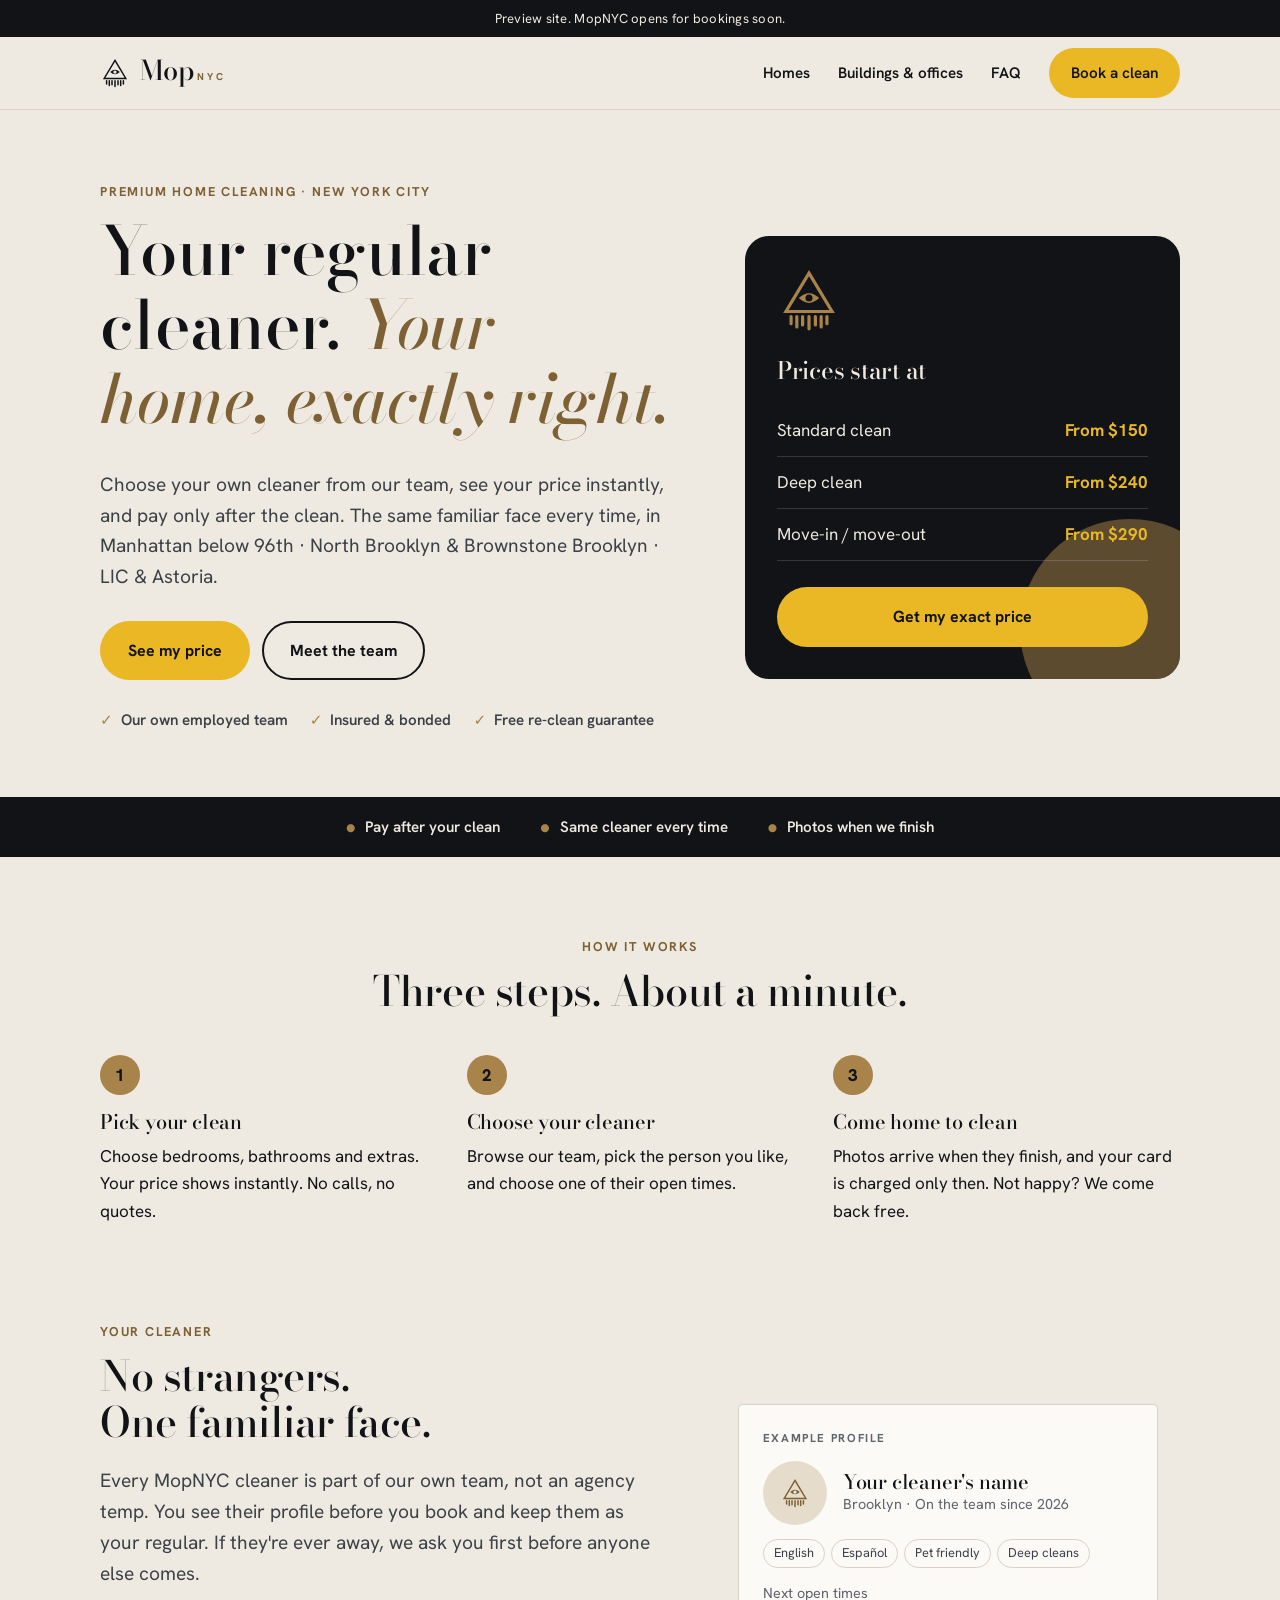
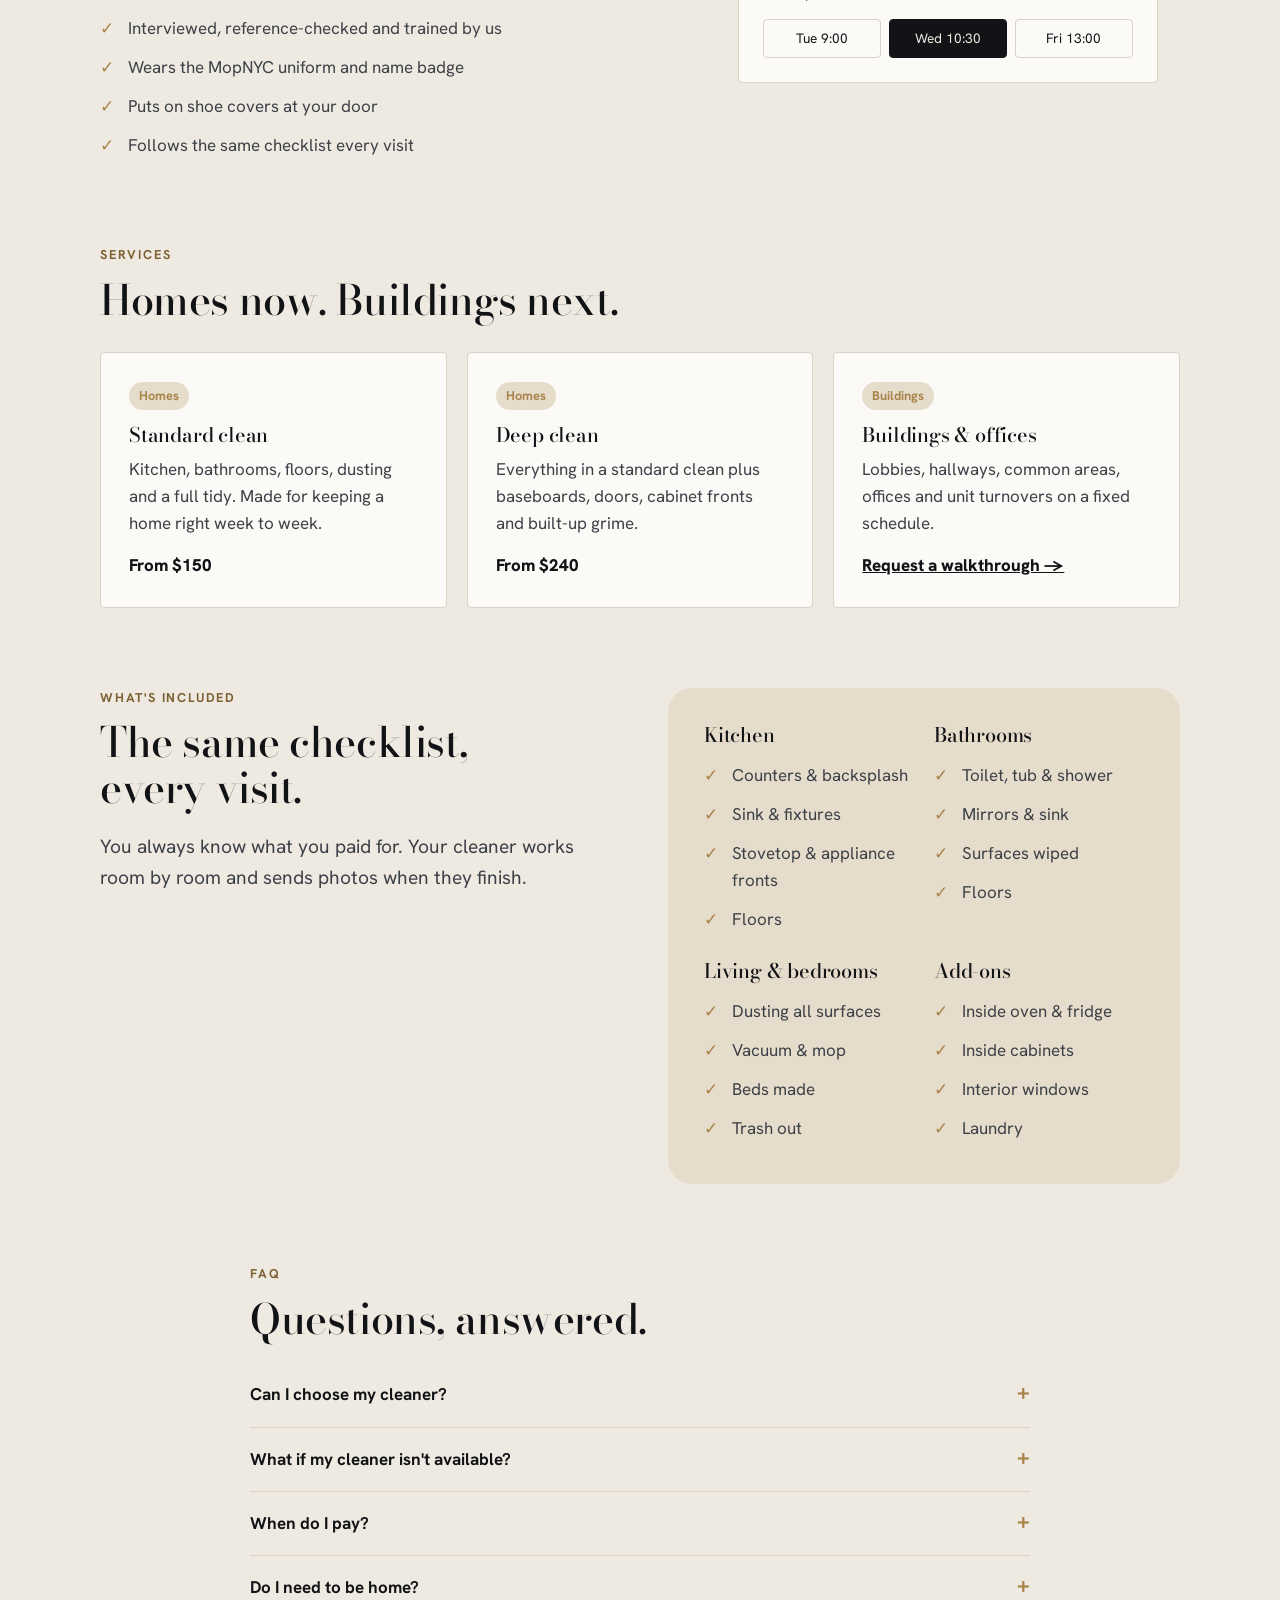
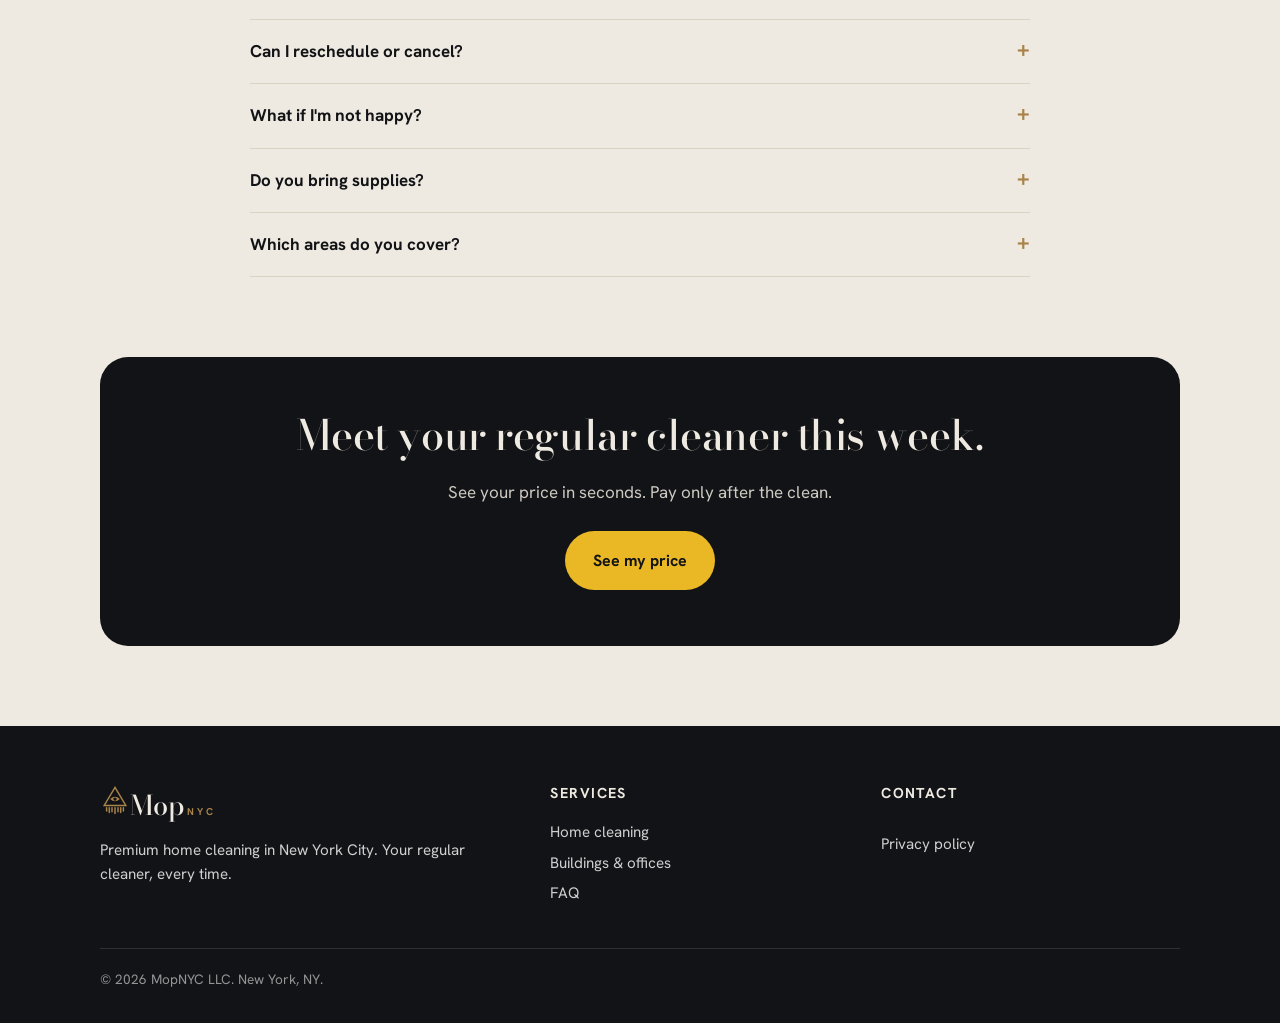
<file: index.html>
<!doctype html>
<html lang="en">
<head>
  <meta charset="utf-8">
  <meta name="robots" content="noindex">
  <meta name="viewport" content="width=device-width, initial-scale=1">
  <title>{brand} | Premium home cleaning in New York City</title>
  <meta name="description" content="Premium home cleaning in New York City. Choose your own cleaner, see your price instantly, pay after the clean.">
  <link rel="preconnect" href="https://fonts.googleapis.com">
  <link rel="preconnect" href="https://fonts.gstatic.com" crossorigin>
  <link href="https://fonts.googleapis.com/css2?family=Bodoni+Moda:ital,opsz,wght@0,6..96,500;1,6..96,500&family=Hanken+Grotesk:wght@400;600;700;800&display=swap" rel="stylesheet">
  <link rel="stylesheet" href="styles.css">
</head>
<body>
<svg width="0" height="0" style="position:absolute" aria-hidden="true">
  <symbol id="mopnyc-mark" viewBox="0 0 100 100">
    <path d="M50 8L86 68H14Z" fill="none" stroke="currentColor" stroke-width="5" stroke-linejoin="miter"/>
    <path d="M34 47Q50 32 66 47Q50 62 34 47Z" fill="currentColor"/>
    <circle cx="50" cy="47" r="5.5" fill="var(--hole, #efeae1)"/>
    <g stroke="currentColor" stroke-width="5" stroke-linecap="round"><path d="M22 76V87"/><path d="M31 76V92"/><path d="M40 76V89"/><path d="M50 76V95"/><path d="M60 76V89"/><path d="M69 76V92"/><path d="M78 76V87"/></g>
  </symbol>
</svg>
<div class="preview-bar">Preview site. MopNYC opens for bookings soon.</div>

<header class="site-header">
  <div class="wrap header-inner">
    <a class="logo" href="index.html" aria-label="MopNYC home"><svg class="logo-mark" aria-hidden="true"><use href="#mopnyc-mark"/></svg><span><span class="mop">Mop</span><span class="nyc">NYC</span></span></a>
    <button class="nav-toggle" aria-label="Menu" aria-expanded="false"><span></span><span></span><span></span></button>
    <nav class="nav">
      <a href="residential.html">Homes</a>
      <a href="commercial.html">Buildings &amp; offices</a>
      <a href="index.html#faq">FAQ</a>
      <a class="btn btn-primary" data-book href="residential.html#book">Book a clean</a>
    </nav>
  </div>
</header>

<main>
  <section class="hero">
    <div class="wrap hero-grid">
      <div>
        <div class="eyebrow">Premium home cleaning · New York City</div>
        <h1>Your regular cleaner. <em>Your home, exactly right.</em></h1>
        <p class="lead">Choose your own cleaner from our team, see your price instantly, and pay only after the clean. The same familiar face every time, in <span data-areas>Manhattan · Brooklyn · Queens</span>.</p>
        <div class="btn-row">
          <a class="btn btn-primary" data-book href="residential.html#book">See my price</a>
          <a class="btn btn-ghost" href="#cleaners">Meet the team</a>
        </div>
        <ul class="hero-points">
          <li>Our own employed team</li>
          <li>Insured &amp; bonded</li>
          <li>Free re-clean guarantee</li>
        </ul>
      </div>
      <aside class="hero-card">
        <svg class="mark-hero" aria-hidden="true"><use href="#mopnyc-mark"/></svg>
        <h3>Prices start at</h3>
        <ul class="price-list">
          <li><span>Standard clean</span><span data-price="standard">Instant price online</span></li>
          <li><span>Deep clean</span><span data-price="deep">Instant price online</span></li>
          <li><span>Move-in / move-out</span><span data-price="moveOut">Instant price online</span></li>
        </ul>
        <a class="btn btn-primary" data-book href="residential.html#book">Get my exact price</a>
      </aside>
    </div>
  </section>

  <div class="strip">
    <div class="wrap">
      <span>Pay after your clean</span>
      <span>Same cleaner every time</span>
      <span>Photos when we finish</span>
    </div>
  </div>

  <section class="section">
    <div class="wrap">
      <div class="center">
        <div class="eyebrow">How it works</div>
        <h2>Three steps. About a minute.</h2>
      </div>
      <div class="grid-3 steps" style="margin-top:40px">
        <div class="step"><h3>Pick your clean</h3><p>Choose bedrooms, bathrooms and extras. Your price shows instantly. No calls, no quotes.</p></div>
        <div class="step"><h3>Choose your cleaner</h3><p>Browse our team, pick the person you like, and choose one of their open times.</p></div>
        <div class="step"><h3>Come home to clean</h3><p>Photos arrive when they finish, and your card is charged only then. Not happy? We come back free.</p></div>
      </div>
    </div>
  </section>

  <section class="section" id="cleaners" style="padding-top:0">
    <div class="wrap cleaners">
      <div>
        <div class="eyebrow">Your cleaner</div>
        <h2>No strangers. One familiar face.</h2>
        <p class="lead">Every MopNYC cleaner is part of our own team, not an agency temp. You see their profile before you book and keep them as your regular. If they're ever away, we ask you first before anyone else comes.</p>
        <ul class="checklist" style="margin-top:18px">
          <li>Interviewed, reference-checked and trained by us</li>
          <li>Wears the MopNYC uniform and name badge</li>
          <li>Puts on shoe covers at your door</li>
          <li>Follows the same checklist every visit</li>
        </ul>
      </div>
      <div class="profile" aria-label="Example cleaner profile">
        <span class="example-tag">Example profile</span>
        <div class="profile-top">
          <div class="avatar"><svg aria-hidden="true"><use href="#mopnyc-mark"/></svg></div>
          <div>
            <h3>Your cleaner's name</h3>
            <div class="meta">Brooklyn · On the team since 2026</div>
          </div>
        </div>
        <div class="chips"><span>English</span><span>Español</span><span>Pet friendly</span><span>Deep cleans</span></div>
        <div class="meta">Next open times</div>
        <div class="slots"><span>Tue 9:00</span><span class="on">Wed 10:30</span><span>Fri 13:00</span></div>
      </div>
    </div>
  </section>

  <section class="section" style="padding-top:0">
    <div class="wrap">
      <div class="eyebrow">Services</div>
      <h2>Homes now. Buildings next.</h2>
      <div class="grid-3" style="margin-top:28px">
        <div class="card">
          <span class="tag">Homes</span>
          <h3>Standard clean</h3>
          <p>Kitchen, bathrooms, floors, dusting and a full tidy. Made for keeping a home right week to week.</p>
          <div class="price" data-price="standard">Instant price online</div>
        </div>
        <div class="card">
          <span class="tag">Homes</span>
          <h3>Deep clean</h3>
          <p>Everything in a standard clean plus baseboards, doors, cabinet fronts and built-up grime.</p>
          <div class="price" data-price="deep">Instant price online</div>
        </div>
        <div class="card">
          <span class="tag">Buildings</span>
          <h3>Buildings &amp; offices</h3>
          <p>Lobbies, hallways, common areas, offices and unit turnovers on a fixed schedule.</p>
          <div class="price"><a href="commercial.html">Request a walkthrough →</a></div>
        </div>
      </div>
    </div>
  </section>

  <section class="section" style="padding-top:0">
    <div class="wrap split">
      <div>
        <div class="eyebrow">What's included</div>
        <h2>The same checklist, every visit.</h2>
        <p class="lead">You always know what you paid for. Your cleaner works room by room and sends photos when they finish.</p>
      </div>
      <div class="panel grid-2">
        <div>
          <h3>Kitchen</h3>
          <ul class="checklist"><li>Counters &amp; backsplash</li><li>Sink &amp; fixtures</li><li>Stovetop &amp; appliance fronts</li><li>Floors</li></ul>
        </div>
        <div>
          <h3>Bathrooms</h3>
          <ul class="checklist"><li>Toilet, tub &amp; shower</li><li>Mirrors &amp; sink</li><li>Surfaces wiped</li><li>Floors</li></ul>
        </div>
        <div>
          <h3>Living &amp; bedrooms</h3>
          <ul class="checklist"><li>Dusting all surfaces</li><li>Vacuum &amp; mop</li><li>Beds made</li><li>Trash out</li></ul>
        </div>
        <div>
          <h3>Add-ons</h3>
          <ul class="checklist"><li>Inside oven &amp; fridge</li><li>Inside cabinets</li><li>Interior windows</li><li>Laundry</li></ul>
        </div>
      </div>
    </div>
  </section>

  <section class="section faq" id="faq" style="padding-top:0">
    <div class="wrap" style="max-width:820px">
      <div class="eyebrow">FAQ</div>
      <h2>Questions, answered.</h2>
      <details><summary>Can I choose my cleaner?</summary><p>Yes. You see each cleaner's profile and open times when you book, and you can keep the same person every time.</p></details>
      <details><summary>What if my cleaner isn't available?</summary><p>We text you first. You can pick another cleaner from the team or choose a different time. Nobody is sent without your OK.</p></details>
      <details><summary>When do I pay?</summary><p>Your card is saved when you book and charged only after your clean is finished.</p></details>
      <details><summary>Do I need to be home?</summary><p>No. Many clients leave a key with the doorman or use a lockbox. Add access notes when you book.</p></details>
      <details><summary>Can I reschedule or cancel?</summary><p>Yes, free of charge up to 24 hours before, using the link in your confirmation. Inside 24 hours, or if we can't get in, a 50% fee applies.</p></details>
      <details><summary>What if I'm not happy?</summary><p>Tell us within 24 hours and we'll come back and fix it, free.</p></details>
      <details><summary>Do you bring supplies?</summary><p>Yes, all supplies and equipment. Prefer your own products? Add a note when you book.</p></details>
      <details><summary>Which areas do you cover?</summary><p><span data-areas>Manhattan · Brooklyn · Queens</span>. Enter your zip code when booking to confirm.</p></details>
    </div>
  </section>

  <section class="wrap">
    <div class="cta-band">
      <h2>Meet your regular cleaner this week.</h2>
      <p>See your price in seconds. Pay only after the clean.</p>
      <div class="btn-row"><a class="btn btn-light" data-book href="residential.html#book">See my price</a></div>
    </div>
  </section>
</main>

<footer class="site-footer">
  <div class="wrap">
    <div class="footer-grid">
      <div>
        <a class="logo" href="index.html" aria-label="MopNYC home"><svg class="logo-mark" aria-hidden="true"><use href="#mopnyc-mark"/></svg><span><span class="mop">Mop</span><span class="nyc">NYC</span></span></a>
        <p data-tagline></p>
      </div>
      <div>
        <h4>Services</h4>
        <a href="residential.html">Home cleaning</a>
        <a href="commercial.html">Buildings &amp; offices</a>
        <a href="index.html#faq">FAQ</a>
      </div>
      <div>
        <h4>Contact</h4>
        <a data-phone href="#"></a>
        <a data-email href="#"></a>
        <a href="privacy.html">Privacy policy</a>
      </div>
    </div>
    <div class="footer-bottom">© <span data-year></span> <span data-brand>MopNYC</span> LLC. New York, NY.</div>
  </div>
</footer>

<script src="config.js"></script>
<script src="site.js"></script>
</body>
</html>
</file>
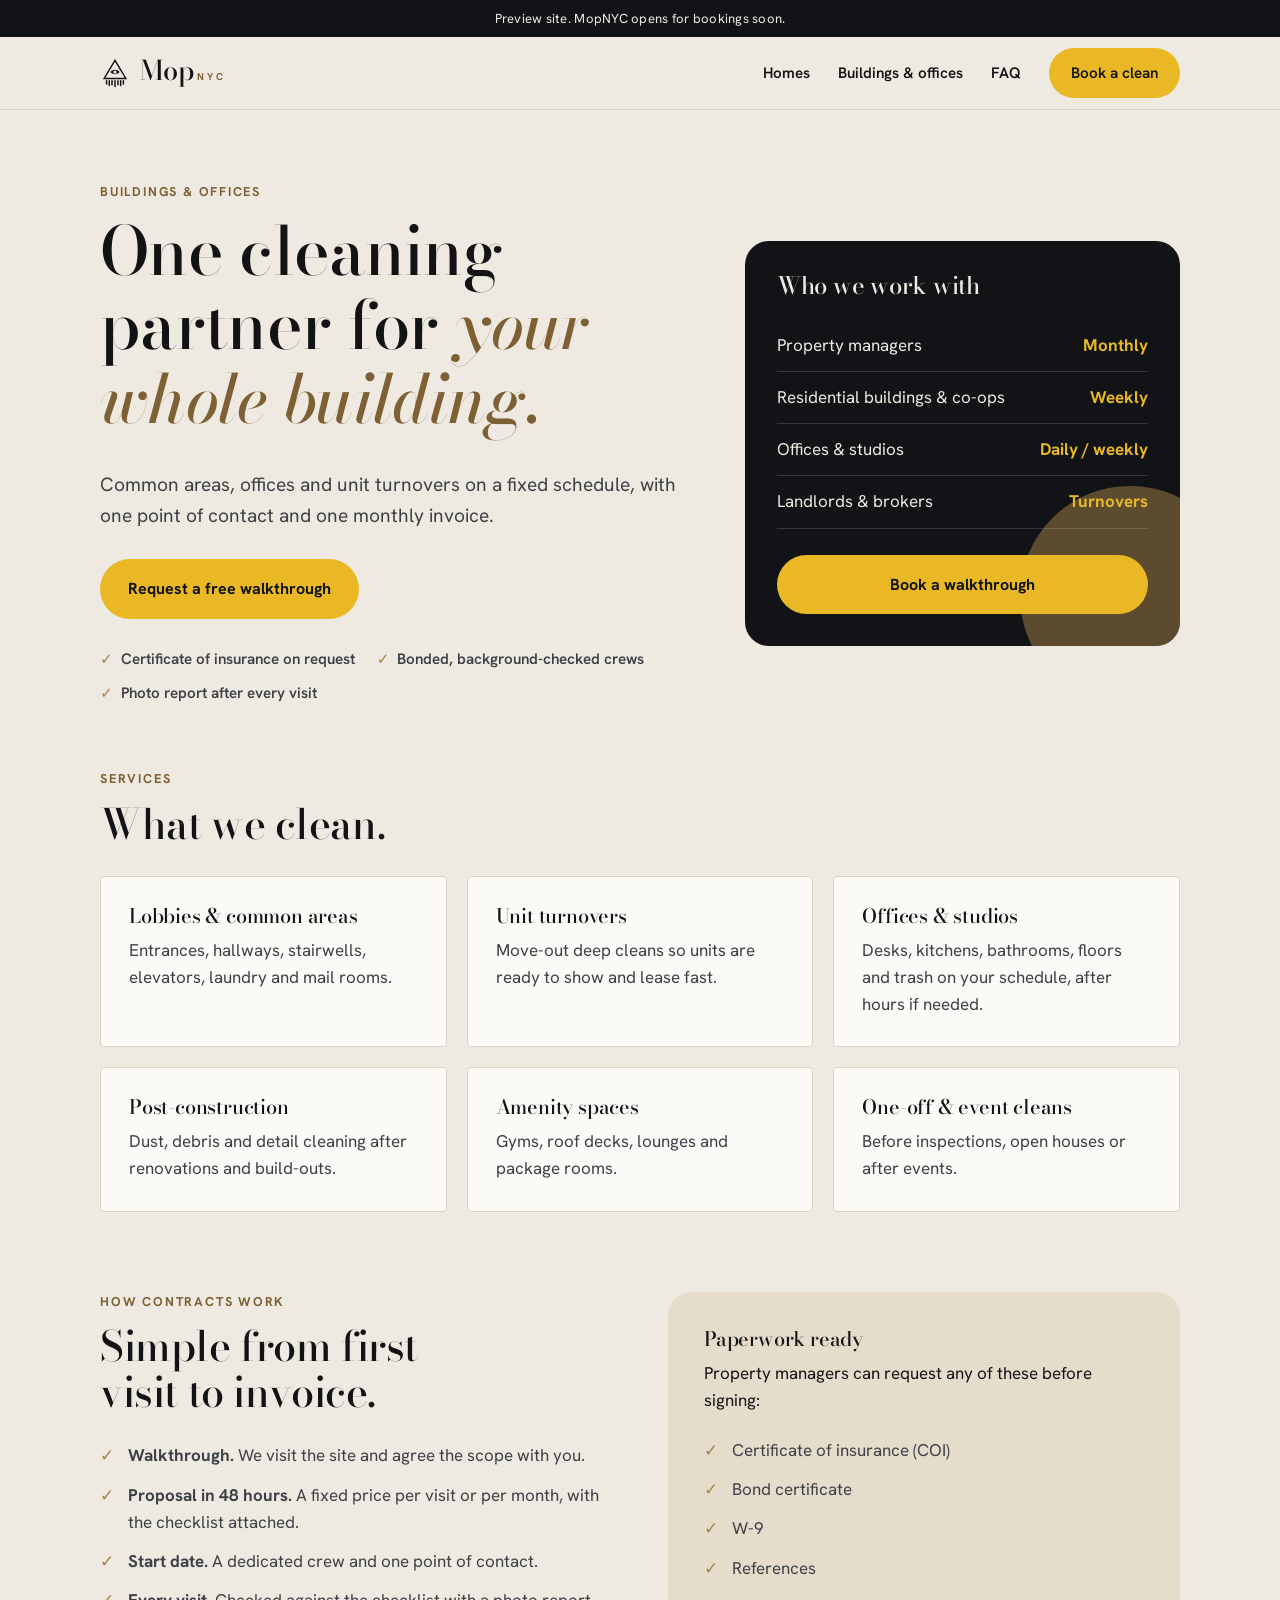
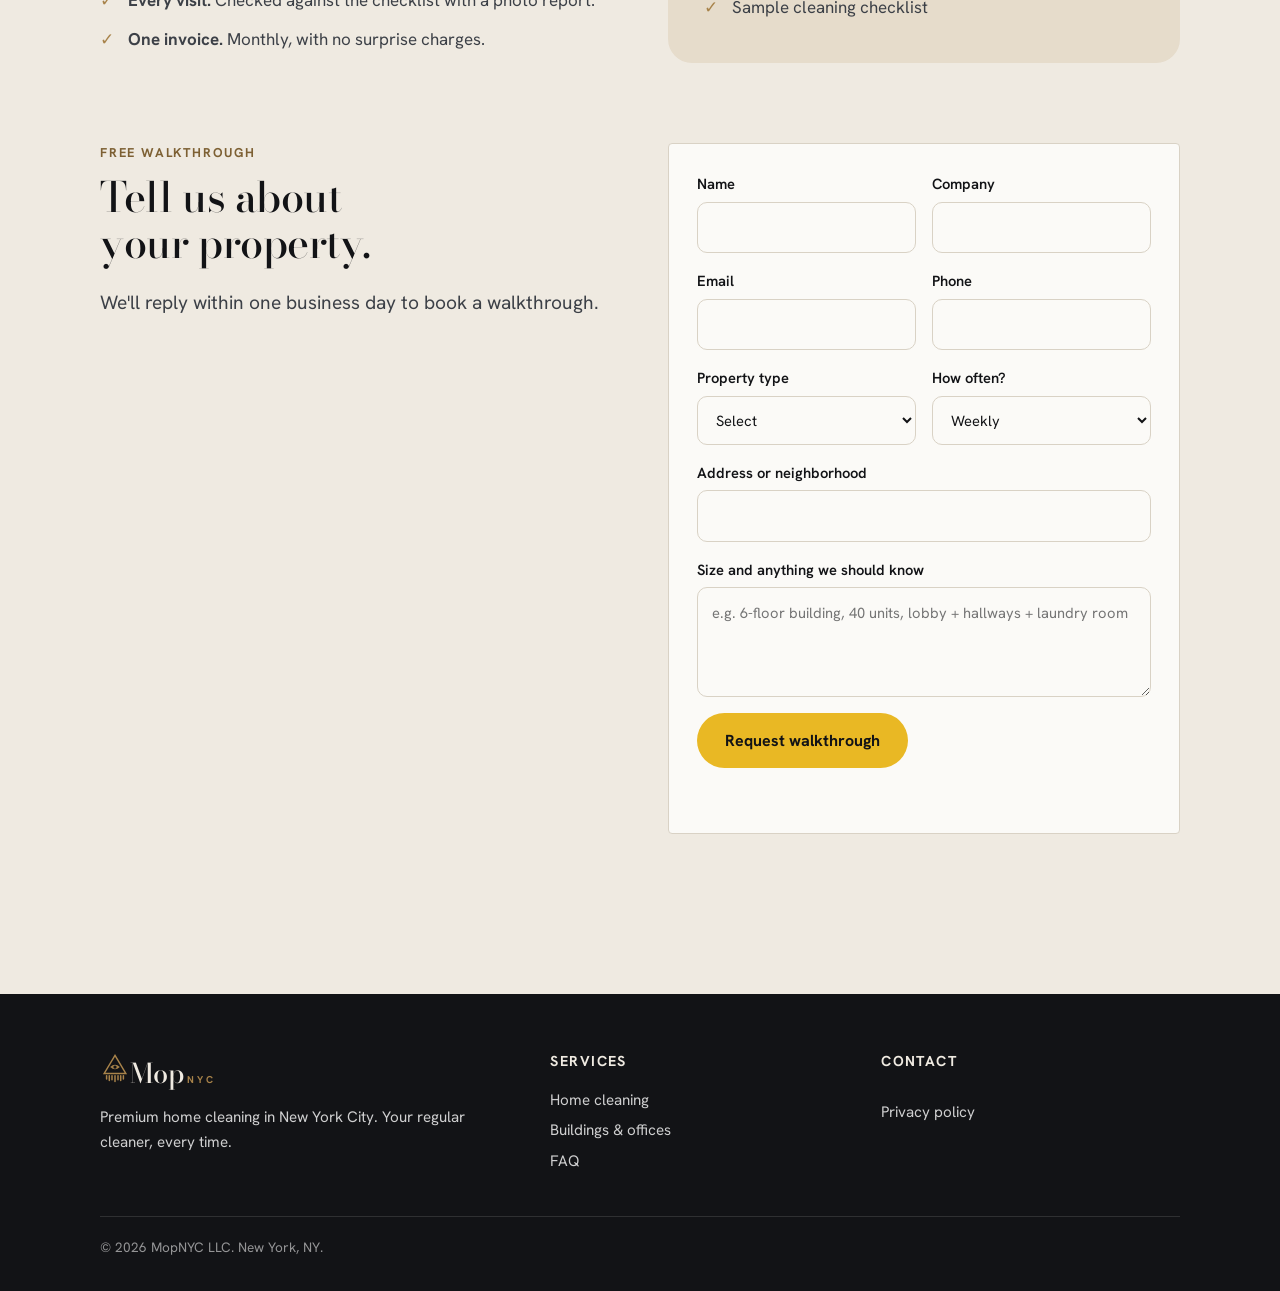
<file: commercial.html>
<!doctype html>
<html lang="en">
<head>
  <meta charset="utf-8">
  <meta name="robots" content="noindex">
  <meta name="viewport" content="width=device-width, initial-scale=1">
  <title>{brand} | Commercial and building cleaning in NYC</title>
  <meta name="description" content="Reliable cleaning for residential buildings, offices, common areas and unit turnovers in New York City. Insured, bonded, monthly contracts.">
  <link rel="preconnect" href="https://fonts.googleapis.com">
  <link rel="preconnect" href="https://fonts.gstatic.com" crossorigin>
  <link href="https://fonts.googleapis.com/css2?family=Bodoni+Moda:ital,opsz,wght@0,6..96,500;1,6..96,500&family=Hanken+Grotesk:wght@400;600;700;800&display=swap" rel="stylesheet">
  <link rel="stylesheet" href="styles.css">
</head>
<body>
<svg width="0" height="0" style="position:absolute" aria-hidden="true">
  <symbol id="mopnyc-mark" viewBox="0 0 100 100">
    <path d="M50 8L86 68H14Z" fill="none" stroke="currentColor" stroke-width="5" stroke-linejoin="miter"/>
    <path d="M34 47Q50 32 66 47Q50 62 34 47Z" fill="currentColor"/>
    <circle cx="50" cy="47" r="5.5" fill="var(--hole, #efeae1)"/>
    <g stroke="currentColor" stroke-width="5" stroke-linecap="round"><path d="M22 76V87"/><path d="M31 76V92"/><path d="M40 76V89"/><path d="M50 76V95"/><path d="M60 76V89"/><path d="M69 76V92"/><path d="M78 76V87"/></g>
  </symbol>
</svg>
<div class="preview-bar">Preview site. MopNYC opens for bookings soon.</div>

<header class="site-header">
  <div class="wrap header-inner">
    <a class="logo" href="index.html" aria-label="MopNYC home"><svg class="logo-mark" aria-hidden="true"><use href="#mopnyc-mark"/></svg><span><span class="mop">Mop</span><span class="nyc">NYC</span></span></a>
    <button class="nav-toggle" aria-label="Menu" aria-expanded="false"><span></span><span></span><span></span></button>
    <nav class="nav">
      <a href="residential.html">Homes</a>
      <a href="commercial.html">Buildings &amp; offices</a>
      <a href="index.html#faq">FAQ</a>
      <a class="btn btn-primary" data-book href="residential.html#book">Book a clean</a>
    </nav>
  </div>
</header>

<main>
  <section class="hero">
    <div class="wrap hero-grid">
      <div>
        <div class="eyebrow">Buildings &amp; offices</div>
        <h1>One cleaning partner for <em>your whole building.</em></h1>
        <p class="lead">Common areas, offices and unit turnovers on a fixed schedule, with one point of contact and one monthly invoice.</p>
        <div class="btn-row">
          <a class="btn btn-primary" href="#walkthrough">Request a free walkthrough</a>
        </div>
        <ul class="hero-points">
          <li>Certificate of insurance on request</li>
          <li>Bonded, background-checked crews</li>
          <li>Photo report after every visit</li>
        </ul>
      </div>
      <aside class="hero-card">
        <h3>Who we work with</h3>
        <ul class="price-list">
          <li><span>Property managers</span><span>Monthly</span></li>
          <li><span>Residential buildings &amp; co-ops</span><span>Weekly</span></li>
          <li><span>Offices &amp; studios</span><span>Daily / weekly</span></li>
          <li><span>Landlords &amp; brokers</span><span>Turnovers</span></li>
        </ul>
        <a class="btn btn-primary" href="#walkthrough">Book a walkthrough</a>
      </aside>
    </div>
  </section>

  <section class="section" style="padding-top:0">
    <div class="wrap">
      <div class="eyebrow">Services</div>
      <h2>What we clean.</h2>
      <div class="grid-3" style="margin-top:28px">
        <div class="card"><h3>Lobbies &amp; common areas</h3><p>Entrances, hallways, stairwells, elevators, laundry and mail rooms.</p></div>
        <div class="card"><h3>Unit turnovers</h3><p>Move-out deep cleans so units are ready to show and lease fast.</p></div>
        <div class="card"><h3>Offices &amp; studios</h3><p>Desks, kitchens, bathrooms, floors and trash on your schedule, after hours if needed.</p></div>
        <div class="card"><h3>Post-construction</h3><p>Dust, debris and detail cleaning after renovations and build-outs.</p></div>
        <div class="card"><h3>Amenity spaces</h3><p>Gyms, roof decks, lounges and package rooms.</p></div>
        <div class="card"><h3>One-off &amp; event cleans</h3><p>Before inspections, open houses or after events.</p></div>
      </div>
    </div>
  </section>

  <section class="section" style="padding-top:0">
    <div class="wrap split">
      <div>
        <div class="eyebrow">How contracts work</div>
        <h2>Simple from first visit to invoice.</h2>
        <ol class="checklist" style="margin-top:20px">
          <li><strong>Walkthrough.</strong> We visit the site and agree the scope with you.</li>
          <li><strong>Proposal in 48 hours.</strong> A fixed price per visit or per month, with the checklist attached.</li>
          <li><strong>Start date.</strong> A dedicated crew and one point of contact.</li>
          <li><strong>Every visit.</strong> Checked against the checklist with a photo report.</li>
          <li><strong>One invoice.</strong> Monthly, with no surprise charges.</li>
        </ol>
      </div>
      <div class="panel">
        <h3>Paperwork ready</h3>
        <p>Property managers can request any of these before signing:</p>
        <ul class="checklist">
          <li>Certificate of insurance (COI)</li>
          <li>Bond certificate</li>
          <li>W-9</li>
          <li>References</li>
          <li>Sample cleaning checklist</li>
        </ul>
      </div>
    </div>
  </section>

  <section class="section" id="walkthrough" style="padding-top:0">
    <div class="wrap split">
      <div>
        <div class="eyebrow">Free walkthrough</div>
        <h2>Tell us about your property.</h2>
        <p class="lead">We'll reply within one business day to book a walkthrough.</p>
        <p class="fine"><a data-phone href="#"></a> <a data-email href="#"></a></p>
      </div>
      <form class="form card" id="walkthrough-form">
        <div class="row">
          <label>Name<input name="name" required autocomplete="name"></label>
          <label>Company<input name="company" autocomplete="organization"></label>
        </div>
        <div class="row">
          <label>Email<input type="email" name="email" required autocomplete="email"></label>
          <label>Phone<input type="tel" name="phone" autocomplete="tel"></label>
        </div>
        <div class="row">
          <label>Property type
            <select name="property_type" required>
              <option value="">Select</option>
              <option>Residential building / co-op</option>
              <option>Office</option>
              <option>Unit turnovers</option>
              <option>Retail / studio</option>
              <option>Post-construction</option>
              <option>Other</option>
            </select>
          </label>
          <label>How often?
            <select name="frequency">
              <option>Weekly</option>
              <option>Several times a week</option>
              <option>Daily</option>
              <option>Monthly</option>
              <option>One-off</option>
            </select>
          </label>
        </div>
        <label>Address or neighborhood<input name="address"></label>
        <label>Size and anything we should know<textarea name="details" placeholder="e.g. 6-floor building, 40 units, lobby + hallways + laundry room"></textarea></label>
        <button class="btn btn-primary" type="submit">Request walkthrough</button>
        <p class="form-status" aria-live="polite"></p>
      </form>
    </div>
  </section>
</main>


<footer class="site-footer">
  <div class="wrap">
    <div class="footer-grid">
      <div>
        <a class="logo" href="index.html" aria-label="MopNYC home"><svg class="logo-mark" aria-hidden="true"><use href="#mopnyc-mark"/></svg><span><span class="mop">Mop</span><span class="nyc">NYC</span></span></a>
        <p data-tagline></p>
      </div>
      <div>
        <h4>Services</h4>
        <a href="residential.html">Home cleaning</a>
        <a href="commercial.html">Buildings &amp; offices</a>
        <a href="index.html#faq">FAQ</a>
      </div>
      <div>
        <h4>Contact</h4>
        <a data-phone href="#"></a>
        <a data-email href="#"></a>
        <a href="privacy.html">Privacy policy</a>
      </div>
    </div>
    <div class="footer-bottom">© <span data-year></span> <span data-brand>MopNYC</span> LLC. New York, NY.</div>
  </div>
</footer>

<script src="config.js"></script>
<script src="site.js"></script>
</body>
</html>
</file>
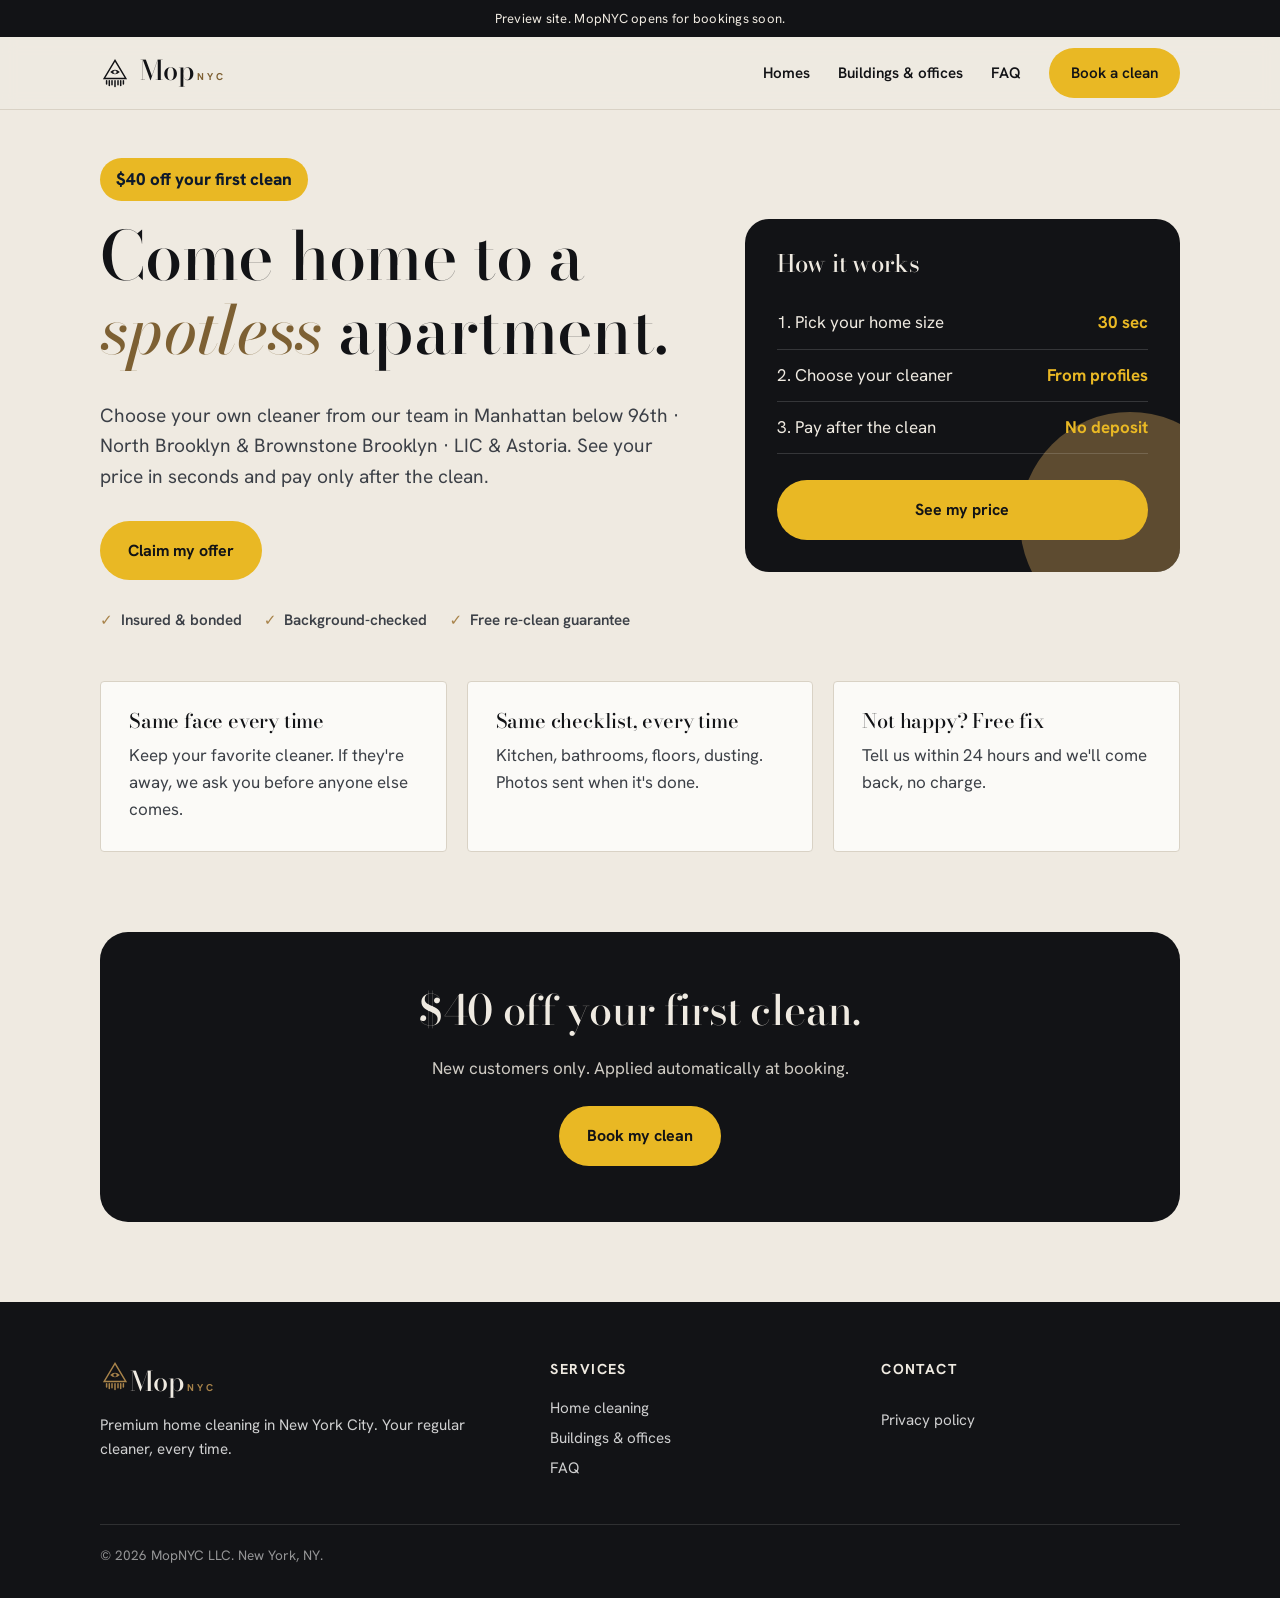
<file: first-clean.html>
<!doctype html>
<html lang="en">
<head>
  <meta charset="utf-8">
  <meta name="robots" content="noindex">
  <meta name="viewport" content="width=device-width, initial-scale=1">
  <title>{brand} | Your first clean, discounted</title>
  <meta name="description" content="Instant price, vetted cleaners, pay after your clean. First-clean offer in New York City.">
  <link rel="preconnect" href="https://fonts.googleapis.com">
  <link rel="preconnect" href="https://fonts.gstatic.com" crossorigin>
  <link href="https://fonts.googleapis.com/css2?family=Bodoni+Moda:ital,opsz,wght@0,6..96,500;1,6..96,500&family=Hanken+Grotesk:wght@400;600;700;800&display=swap" rel="stylesheet">
  <link rel="stylesheet" href="styles.css">
</head>
<body>
<svg width="0" height="0" style="position:absolute" aria-hidden="true">
  <symbol id="mopnyc-mark" viewBox="0 0 100 100">
    <path d="M50 8L86 68H14Z" fill="none" stroke="currentColor" stroke-width="5" stroke-linejoin="miter"/>
    <path d="M34 47Q50 32 66 47Q50 62 34 47Z" fill="currentColor"/>
    <circle cx="50" cy="47" r="5.5" fill="var(--hole, #efeae1)"/>
    <g stroke="currentColor" stroke-width="5" stroke-linecap="round"><path d="M22 76V87"/><path d="M31 76V92"/><path d="M40 76V89"/><path d="M50 76V95"/><path d="M60 76V89"/><path d="M69 76V92"/><path d="M78 76V87"/></g>
  </symbol>
</svg>
<div class="preview-bar">Preview site. MopNYC opens for bookings soon.</div>

<header class="site-header">
  <div class="wrap header-inner">
    <a class="logo" href="index.html" aria-label="MopNYC home"><svg class="logo-mark" aria-hidden="true"><use href="#mopnyc-mark"/></svg><span><span class="mop">Mop</span><span class="nyc">NYC</span></span></a>
    <button class="nav-toggle" aria-label="Menu" aria-expanded="false"><span></span><span></span><span></span></button>
    <nav class="nav">
      <a href="residential.html">Homes</a>
      <a href="commercial.html">Buildings &amp; offices</a>
      <a href="index.html#faq">FAQ</a>
      <a class="btn btn-primary" data-book href="residential.html#book">Book a clean</a>
    </nav>
  </div>
</header>

<main class="has-sticky">
  <section class="hero lp-hero">
    <div class="wrap hero-grid">
      <div>
        <span class="lp-offer" data-offer></span>
        <h1>Come home to a <em>spotless</em> apartment.</h1>
        <p class="lead">Choose your own cleaner from our team in <span data-areas></span>. See your price in seconds and pay only after the clean.</p>
        <div class="btn-row">
          <a class="btn btn-primary" data-book href="residential.html#book">Claim my offer</a>
        </div>
        <ul class="hero-points">
          <li>Insured &amp; bonded</li>
          <li>Background-checked</li>
          <li>Free re-clean guarantee</li>
        </ul>
      </div>
      <aside class="hero-card">
        <h3>How it works</h3>
        <ul class="price-list">
          <li><span>1. Pick your home size</span><span>30 sec</span></li>
          <li><span>2. Choose your cleaner</span><span>From profiles</span></li>
          <li><span>3. Pay after the clean</span><span>No deposit</span></li>
        </ul>
        <a class="btn btn-primary" data-book href="residential.html#book">See my price</a>
      </aside>
    </div>
  </section>

  <section class="section" style="padding-top:0">
    <div class="wrap grid-3">
      <div class="card"><h3>Same face every time</h3><p>Keep your favorite cleaner. If they're away, we ask you before anyone else comes.</p></div>
      <div class="card"><h3>Same checklist, every time</h3><p>Kitchen, bathrooms, floors, dusting. Photos sent when it's done.</p></div>
      <div class="card"><h3>Not happy? Free fix</h3><p>Tell us within 24 hours and we'll come back, no charge.</p></div>
    </div>
  </section>

  <section class="wrap">
    <div class="cta-band">
      <h2><span data-offer></span>.</h2>
      <p>New customers only. Applied automatically at booking.</p>
      <div class="btn-row"><a class="btn btn-light" data-book href="residential.html#book">Book my clean</a></div>
    </div>
  </section>

  <div class="sticky-cta"><a class="btn btn-primary" data-book href="residential.html#book">Claim <span data-offer></span></a></div>
</main>


<footer class="site-footer">
  <div class="wrap">
    <div class="footer-grid">
      <div>
        <a class="logo" href="index.html" aria-label="MopNYC home"><svg class="logo-mark" aria-hidden="true"><use href="#mopnyc-mark"/></svg><span><span class="mop">Mop</span><span class="nyc">NYC</span></span></a>
        <p data-tagline></p>
      </div>
      <div>
        <h4>Services</h4>
        <a href="residential.html">Home cleaning</a>
        <a href="commercial.html">Buildings &amp; offices</a>
        <a href="index.html#faq">FAQ</a>
      </div>
      <div>
        <h4>Contact</h4>
        <a data-phone href="#"></a>
        <a data-email href="#"></a>
        <a href="privacy.html">Privacy policy</a>
      </div>
    </div>
    <div class="footer-bottom">© <span data-year></span> <span data-brand>MopNYC</span> LLC. New York, NY.</div>
  </div>
</footer>

<script src="config.js"></script>
<script src="site.js"></script>
</body>
</html>
</file>
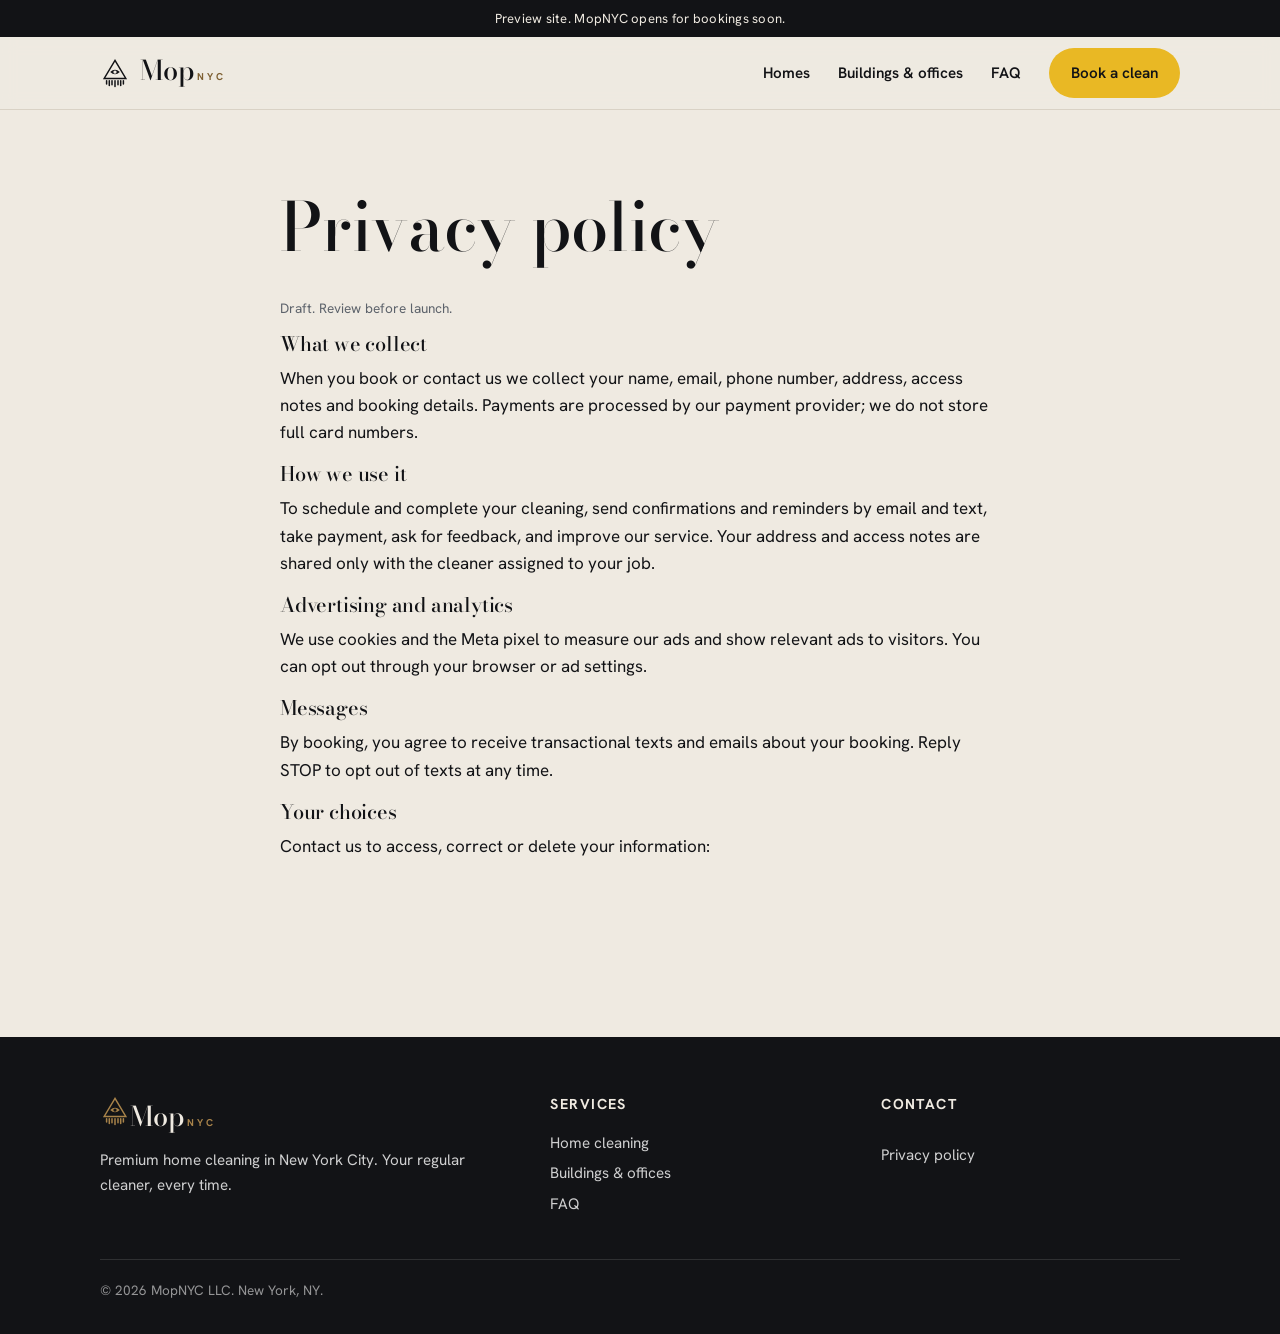
<file: privacy.html>
<!doctype html>
<html lang="en">
<head>
  <meta charset="utf-8">
  <meta name="robots" content="noindex">
  <meta name="viewport" content="width=device-width, initial-scale=1">
  <title>{brand} | Privacy policy</title>
  <meta name="description" content="How we handle your information.">
  <link rel="preconnect" href="https://fonts.googleapis.com">
  <link rel="preconnect" href="https://fonts.gstatic.com" crossorigin>
  <link href="https://fonts.googleapis.com/css2?family=Bodoni+Moda:ital,opsz,wght@0,6..96,500;1,6..96,500&family=Hanken+Grotesk:wght@400;600;700;800&display=swap" rel="stylesheet">
  <link rel="stylesheet" href="styles.css">
</head>
<body>
<svg width="0" height="0" style="position:absolute" aria-hidden="true">
  <symbol id="mopnyc-mark" viewBox="0 0 100 100">
    <path d="M50 8L86 68H14Z" fill="none" stroke="currentColor" stroke-width="5" stroke-linejoin="miter"/>
    <path d="M34 47Q50 32 66 47Q50 62 34 47Z" fill="currentColor"/>
    <circle cx="50" cy="47" r="5.5" fill="var(--hole, #efeae1)"/>
    <g stroke="currentColor" stroke-width="5" stroke-linecap="round"><path d="M22 76V87"/><path d="M31 76V92"/><path d="M40 76V89"/><path d="M50 76V95"/><path d="M60 76V89"/><path d="M69 76V92"/><path d="M78 76V87"/></g>
  </symbol>
</svg>
<div class="preview-bar">Preview site. MopNYC opens for bookings soon.</div>

<header class="site-header">
  <div class="wrap header-inner">
    <a class="logo" href="index.html" aria-label="MopNYC home"><svg class="logo-mark" aria-hidden="true"><use href="#mopnyc-mark"/></svg><span><span class="mop">Mop</span><span class="nyc">NYC</span></span></a>
    <button class="nav-toggle" aria-label="Menu" aria-expanded="false"><span></span><span></span><span></span></button>
    <nav class="nav">
      <a href="residential.html">Homes</a>
      <a href="commercial.html">Buildings &amp; offices</a>
      <a href="index.html#faq">FAQ</a>
      <a class="btn btn-primary" data-book href="residential.html#book">Book a clean</a>
    </nav>
  </div>
</header>

<main>
  <section class="section">
    <div class="wrap" style="max-width:760px">
      <h1>Privacy policy</h1>
      <p class="fine">Draft. Review before launch.</p>
      <h3>What we collect</h3>
      <p>When you book or contact us we collect your name, email, phone number, address, access notes and booking details. Payments are processed by our payment provider; we do not store full card numbers.</p>
      <h3>How we use it</h3>
      <p>To schedule and complete your cleaning, send confirmations and reminders by email and text, take payment, ask for feedback, and improve our service. Your address and access notes are shared only with the cleaner assigned to your job.</p>
      <h3>Advertising and analytics</h3>
      <p>We use cookies and the Meta pixel to measure our ads and show relevant ads to visitors. You can opt out through your browser or ad settings.</p>
      <h3>Messages</h3>
      <p>By booking, you agree to receive transactional texts and emails about your booking. Reply STOP to opt out of texts at any time.</p>
      <h3>Your choices</h3>
      <p>Contact us to access, correct or delete your information: <a data-email href="#"></a></p>
    </div>
  </section>
</main>


<footer class="site-footer">
  <div class="wrap">
    <div class="footer-grid">
      <div>
        <a class="logo" href="index.html" aria-label="MopNYC home"><svg class="logo-mark" aria-hidden="true"><use href="#mopnyc-mark"/></svg><span><span class="mop">Mop</span><span class="nyc">NYC</span></span></a>
        <p data-tagline></p>
      </div>
      <div>
        <h4>Services</h4>
        <a href="residential.html">Home cleaning</a>
        <a href="commercial.html">Buildings &amp; offices</a>
        <a href="index.html#faq">FAQ</a>
      </div>
      <div>
        <h4>Contact</h4>
        <a data-phone href="#"></a>
        <a data-email href="#"></a>
        <a href="privacy.html">Privacy policy</a>
      </div>
    </div>
    <div class="footer-bottom">© <span data-year></span> <span data-brand>MopNYC</span> LLC. New York, NY.</div>
  </div>
</footer>

<script src="config.js"></script>
<script src="site.js"></script>
</body>
</html>
</file>
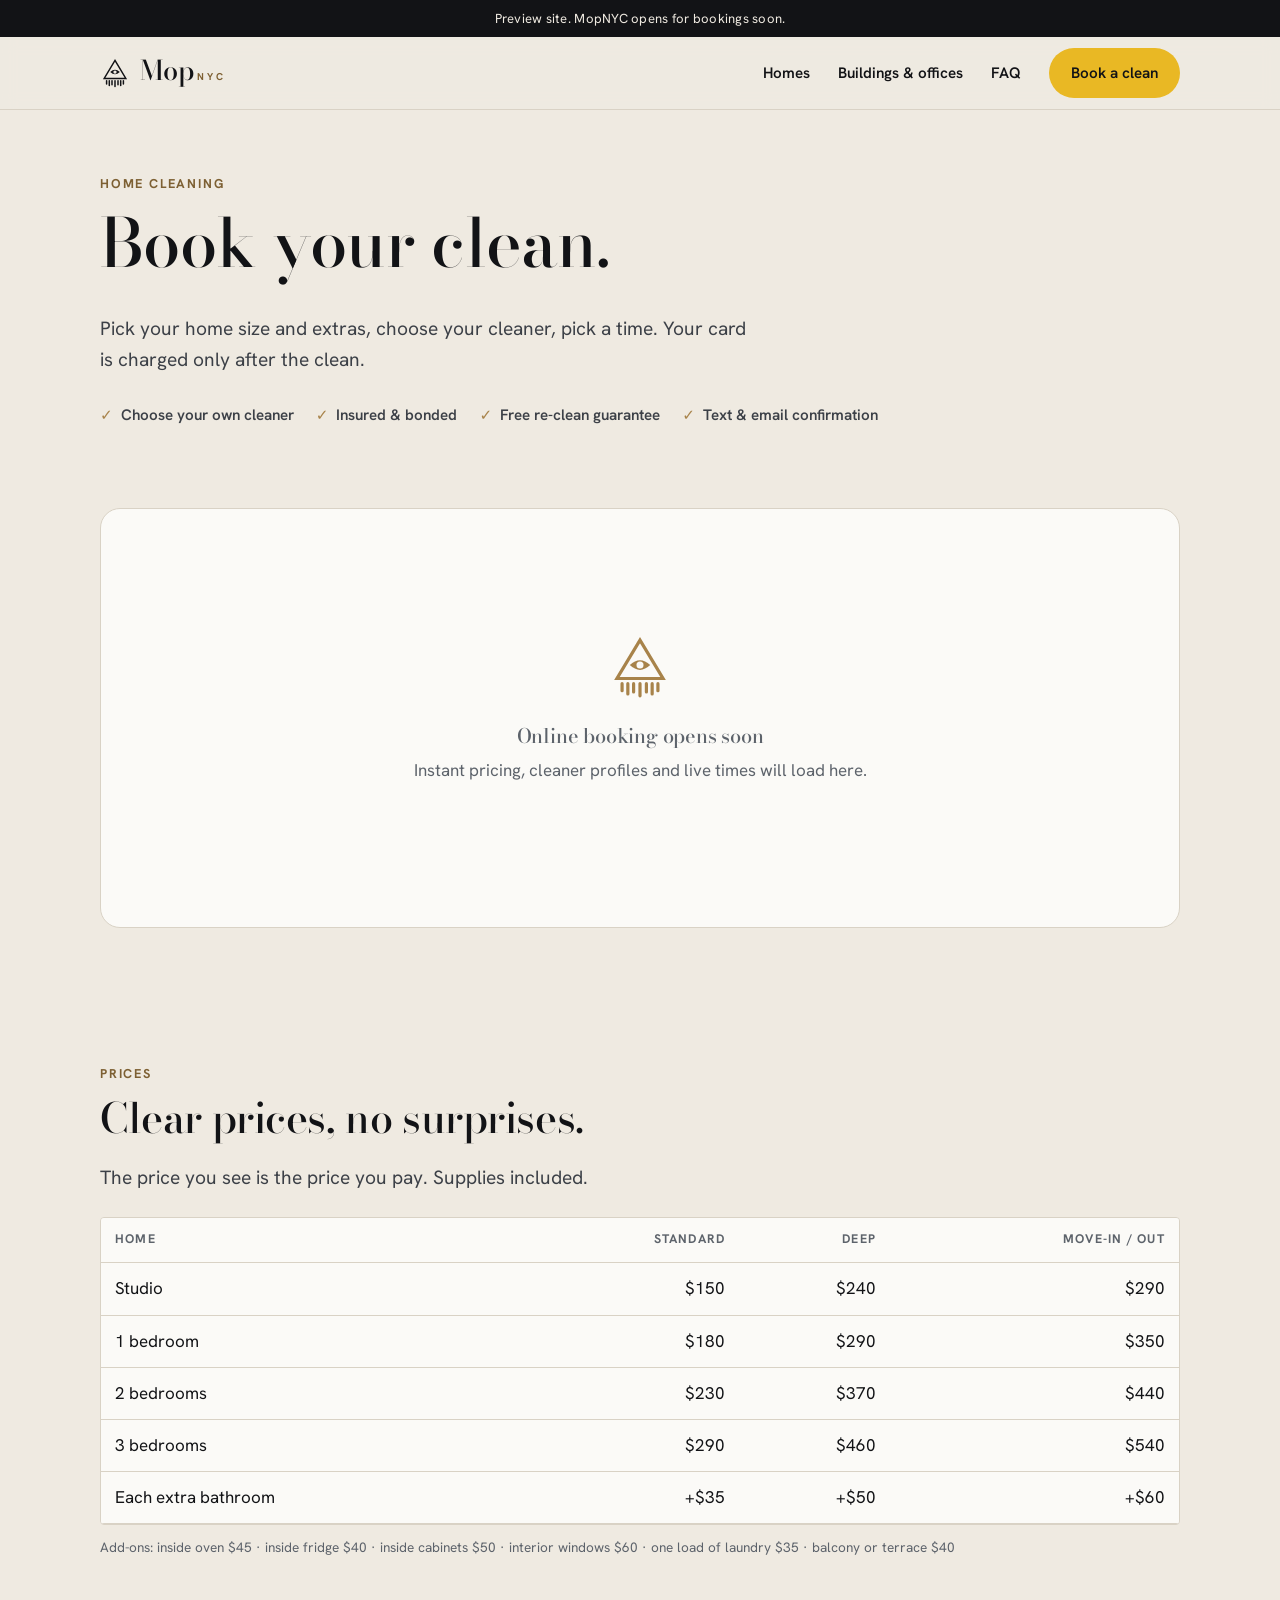
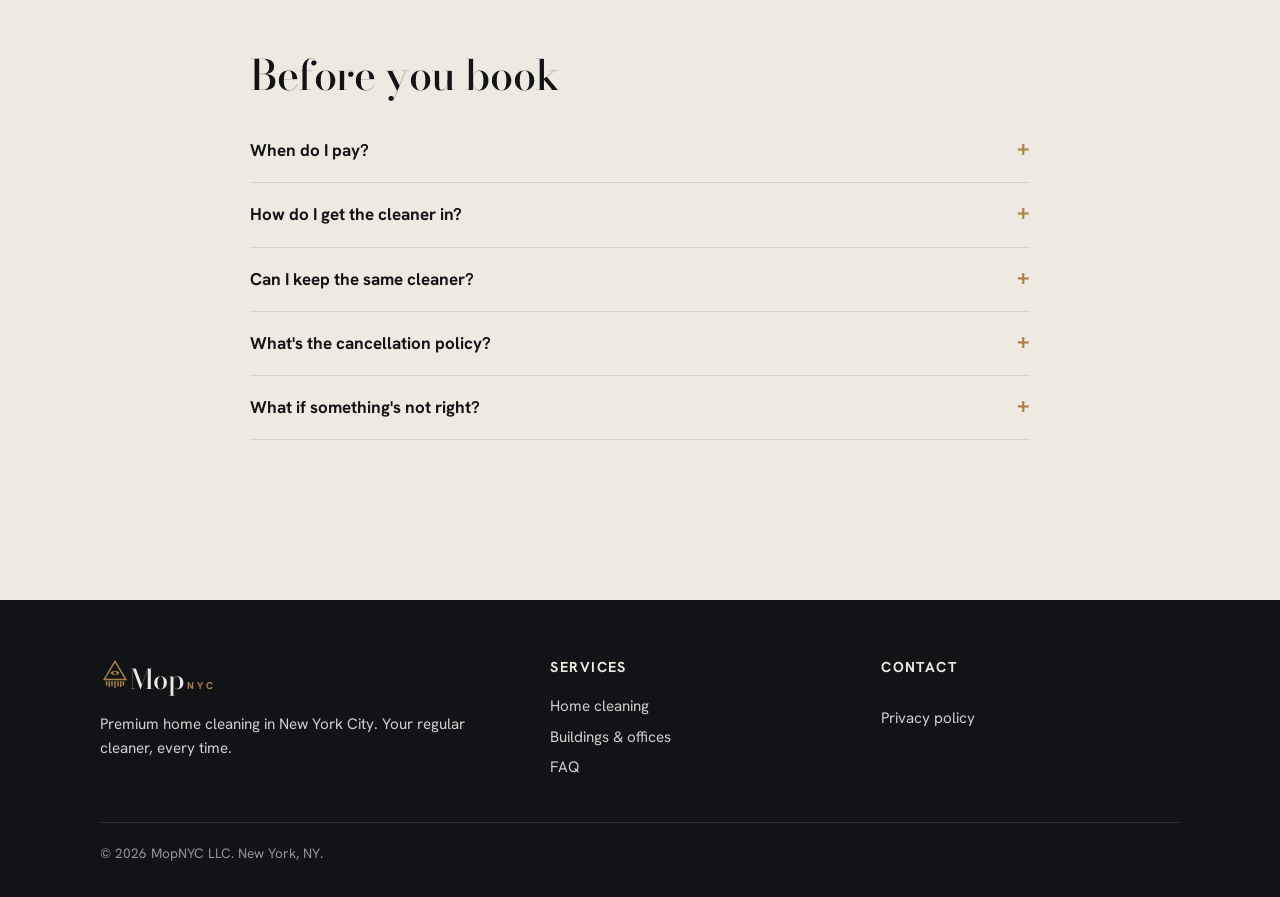
<file: residential.html>
<!doctype html>
<html lang="en">
<head>
  <meta charset="utf-8">
  <meta name="robots" content="noindex">
  <meta name="viewport" content="width=device-width, initial-scale=1">
  <title>{brand} | Book a home cleaning in NYC</title>
  <meta name="description" content="Instant price, vetted and insured cleaners, pay after your clean. Apartments and homes across New York City.">
  <link rel="preconnect" href="https://fonts.googleapis.com">
  <link rel="preconnect" href="https://fonts.gstatic.com" crossorigin>
  <link href="https://fonts.googleapis.com/css2?family=Bodoni+Moda:ital,opsz,wght@0,6..96,500;1,6..96,500&family=Hanken+Grotesk:wght@400;600;700;800&display=swap" rel="stylesheet">
  <link rel="stylesheet" href="styles.css">
</head>
<body>
<svg width="0" height="0" style="position:absolute" aria-hidden="true">
  <symbol id="mopnyc-mark" viewBox="0 0 100 100">
    <path d="M50 8L86 68H14Z" fill="none" stroke="currentColor" stroke-width="5" stroke-linejoin="miter"/>
    <path d="M34 47Q50 32 66 47Q50 62 34 47Z" fill="currentColor"/>
    <circle cx="50" cy="47" r="5.5" fill="var(--hole, #efeae1)"/>
    <g stroke="currentColor" stroke-width="5" stroke-linecap="round"><path d="M22 76V87"/><path d="M31 76V92"/><path d="M40 76V89"/><path d="M50 76V95"/><path d="M60 76V89"/><path d="M69 76V92"/><path d="M78 76V87"/></g>
  </symbol>
</svg>
<div class="preview-bar">Preview site. MopNYC opens for bookings soon.</div>

<header class="site-header">
  <div class="wrap header-inner">
    <a class="logo" href="index.html" aria-label="MopNYC home"><svg class="logo-mark" aria-hidden="true"><use href="#mopnyc-mark"/></svg><span><span class="mop">Mop</span><span class="nyc">NYC</span></span></a>
    <button class="nav-toggle" aria-label="Menu" aria-expanded="false"><span></span><span></span><span></span></button>
    <nav class="nav">
      <a href="residential.html">Homes</a>
      <a href="commercial.html">Buildings &amp; offices</a>
      <a href="index.html#faq">FAQ</a>
      <a class="btn btn-primary" data-book href="residential.html#book">Book a clean</a>
    </nav>
  </div>
</header>

<main>
  <section class="page-head">
    <div class="wrap">
      <div class="eyebrow">Home cleaning</div>
      <h1>Book your clean.</h1>
      <p class="lead">Pick your home size and extras, choose your cleaner, pick a time. Your card is charged only after the clean.</p>
      <ul class="hero-points">
        <li>Choose your own cleaner</li>
        <li>Insured &amp; bonded</li>
        <li>Free re-clean guarantee</li>
        <li>Text &amp; email confirmation</li>
      </ul>
    </div>
  </section>

  <section class="section-tight" id="book">
    <div class="wrap">
      <div class="booking-embed" id="booking-embed">
        <div>
          <svg class="mark-hero" style="color:var(--accent);--hole:var(--surface)" aria-hidden="true"><use href="#mopnyc-mark"/></svg>
          <h3>Online booking opens soon</h3>
          <p>Instant pricing, cleaner profiles and live times will load here.</p>
        </div>
      </div>
    </div>
  </section>

  <section class="section">
    <div class="wrap">
      <div class="eyebrow">Prices</div>
      <h2>Clear prices, no surprises.</h2>
      <p class="lead">The price you see is the price you pay. Supplies included.</p>
      <div class="table-wrap" style="margin-top:24px">
        <table class="price-table">
          <thead><tr><th>Home</th><th>Standard</th><th>Deep</th><th>Move-in / out</th></tr></thead>
          <tbody>
            <tr><td>Studio</td><td>$150</td><td>$240</td><td>$290</td></tr>
            <tr><td>1 bedroom</td><td>$180</td><td>$290</td><td>$350</td></tr>
            <tr><td>2 bedrooms</td><td>$230</td><td>$370</td><td>$440</td></tr>
            <tr><td>3 bedrooms</td><td>$290</td><td>$460</td><td>$540</td></tr>
            <tr><td>Each extra bathroom</td><td>+$35</td><td>+$50</td><td>+$60</td></tr>
          </tbody>
        </table>
      </div>
      <p class="fine" style="margin-top:12px">Add-ons: inside oven $45 · inside fridge $40 · inside cabinets $50 · interior windows $60 · one load of laundry $35 · balcony or terrace $40</p>
    </div>
  </section>

  <section class="section faq" style="padding-top:0">
    <div class="wrap" style="max-width:820px">
      <h2>Before you book</h2>
      <details><summary>When do I pay?</summary><p>Your card is saved when you book and charged only after your clean is finished.</p></details>
      <details><summary>How do I get the cleaner in?</summary><p>Be home, leave a key with the doorman, or use a lockbox. Add access notes when you book.</p></details>
      <details><summary>Can I keep the same cleaner?</summary><p>Yes. Pick them from the team when you book, and choose them again next time.</p></details>
      <details><summary>What's the cancellation policy?</summary><p>Free up to 24 hours before. Inside 24 hours, or if we can't get in, a 50% fee applies.</p></details>
      <details><summary>What if something's not right?</summary><p>Tell us within 24 hours and we'll come back and fix it, free.</p></details>
    </div>
  </section>
</main>


<footer class="site-footer">
  <div class="wrap">
    <div class="footer-grid">
      <div>
        <a class="logo" href="index.html" aria-label="MopNYC home"><svg class="logo-mark" aria-hidden="true"><use href="#mopnyc-mark"/></svg><span><span class="mop">Mop</span><span class="nyc">NYC</span></span></a>
        <p data-tagline></p>
      </div>
      <div>
        <h4>Services</h4>
        <a href="residential.html">Home cleaning</a>
        <a href="commercial.html">Buildings &amp; offices</a>
        <a href="index.html#faq">FAQ</a>
      </div>
      <div>
        <h4>Contact</h4>
        <a data-phone href="#"></a>
        <a data-email href="#"></a>
        <a href="privacy.html">Privacy policy</a>
      </div>
    </div>
    <div class="footer-bottom">© <span data-year></span> <span data-brand>MopNYC</span> LLC. New York, NY.</div>
  </div>
</footer>

<script src="config.js"></script>
<script src="site.js"></script>
</body>
</html>
</file>
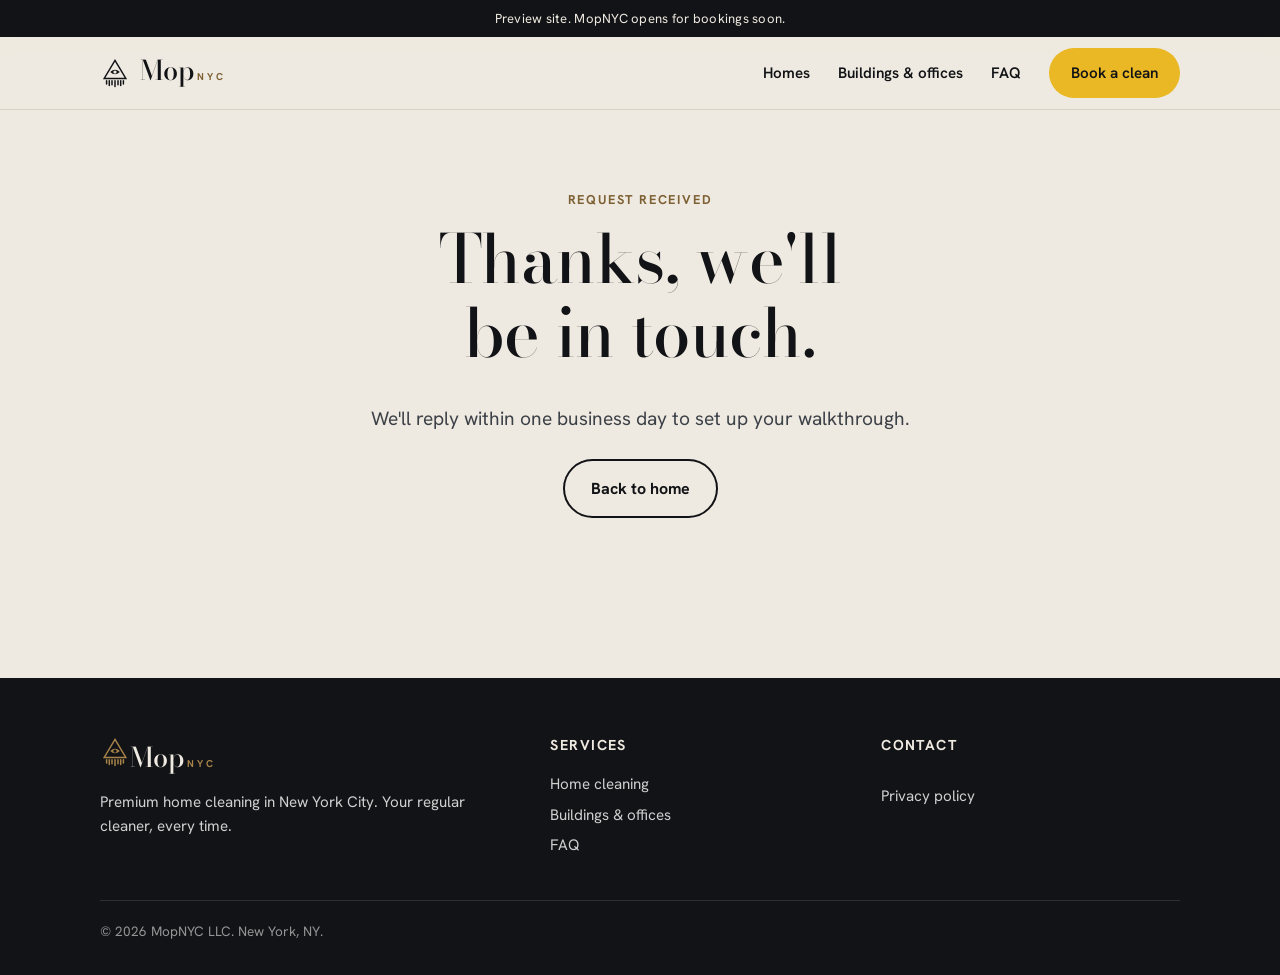
<file: thanks.html>
<!doctype html>
<html lang="en">
<head>
  <meta charset="utf-8">
  <meta name="robots" content="noindex">
  <meta name="viewport" content="width=device-width, initial-scale=1">
  <title>{brand} | Thanks</title>
  <meta name="description" content="Request received.">
  <link rel="preconnect" href="https://fonts.googleapis.com">
  <link rel="preconnect" href="https://fonts.gstatic.com" crossorigin>
  <link href="https://fonts.googleapis.com/css2?family=Bodoni+Moda:ital,opsz,wght@0,6..96,500;1,6..96,500&family=Hanken+Grotesk:wght@400;600;700;800&display=swap" rel="stylesheet">
  <link rel="stylesheet" href="styles.css">
</head>
<body>
<svg width="0" height="0" style="position:absolute" aria-hidden="true">
  <symbol id="mopnyc-mark" viewBox="0 0 100 100">
    <path d="M50 8L86 68H14Z" fill="none" stroke="currentColor" stroke-width="5" stroke-linejoin="miter"/>
    <path d="M34 47Q50 32 66 47Q50 62 34 47Z" fill="currentColor"/>
    <circle cx="50" cy="47" r="5.5" fill="var(--hole, #efeae1)"/>
    <g stroke="currentColor" stroke-width="5" stroke-linecap="round"><path d="M22 76V87"/><path d="M31 76V92"/><path d="M40 76V89"/><path d="M50 76V95"/><path d="M60 76V89"/><path d="M69 76V92"/><path d="M78 76V87"/></g>
  </symbol>
</svg>
<div class="preview-bar">Preview site. MopNYC opens for bookings soon.</div>

<header class="site-header">
  <div class="wrap header-inner">
    <a class="logo" href="index.html" aria-label="MopNYC home"><svg class="logo-mark" aria-hidden="true"><use href="#mopnyc-mark"/></svg><span><span class="mop">Mop</span><span class="nyc">NYC</span></span></a>
    <button class="nav-toggle" aria-label="Menu" aria-expanded="false"><span></span><span></span><span></span></button>
    <nav class="nav">
      <a href="residential.html">Homes</a>
      <a href="commercial.html">Buildings &amp; offices</a>
      <a href="index.html#faq">FAQ</a>
      <a class="btn btn-primary" data-book href="residential.html#book">Book a clean</a>
    </nav>
  </div>
</header>

<main>
  <section class="section">
    <div class="wrap center" style="max-width:680px">
      <div class="eyebrow">Request received</div>
      <h1>Thanks, we'll be in touch.</h1>
      <p class="lead">We'll reply within one business day to set up your walkthrough.</p>
      <div class="btn-row" style="justify-content:center;margin-top:24px"><a class="btn btn-ghost" href="index.html">Back to home</a></div>
    </div>
  </section>
</main>


<footer class="site-footer">
  <div class="wrap">
    <div class="footer-grid">
      <div>
        <a class="logo" href="index.html" aria-label="MopNYC home"><svg class="logo-mark" aria-hidden="true"><use href="#mopnyc-mark"/></svg><span><span class="mop">Mop</span><span class="nyc">NYC</span></span></a>
        <p data-tagline></p>
      </div>
      <div>
        <h4>Services</h4>
        <a href="residential.html">Home cleaning</a>
        <a href="commercial.html">Buildings &amp; offices</a>
        <a href="index.html#faq">FAQ</a>
      </div>
      <div>
        <h4>Contact</h4>
        <a data-phone href="#"></a>
        <a data-email href="#"></a>
        <a href="privacy.html">Privacy policy</a>
      </div>
    </div>
    <div class="footer-bottom">© <span data-year></span> <span data-brand>MopNYC</span> LLC. New York, NY.</div>
  </div>
</footer>

<script src="config.js"></script>
<script src="site.js"></script>
</body>
</html>
</file>
<file: styles.css>
/* MopNYC: limestone page, avenue black panels, brass details, cab yellow only on Book buttons and offers. Single brand theme by choice. */
:root {
  --ink: #121316;
  --ink-2: #3c4047;
  --muted: #5d636b;
  --bg: #efeae1;
  --surface: #fbfaf7;
  --line: #d9d2c5;
  --accent: #a8834a;
  --accent-text: #7d6033;
  --accent-ink: #121316;
  --accent-soft: #e6dccb;
  --sun: #e9b824;
  --cta: #e9b824;
  --cta-ink: #121316;
  --radius: 4px;
  --max: 1120px;
  --header-bg: rgba(239, 234, 225, .94);
  --panel-ink: #121316;
  --on-ink: #efeae1;
  --footer-bg: #121316;
  --btn-light: #efeae1;
  --btn-light-ink: #121316;
  --display: "Bodoni Moda", Didot, Georgia, serif;
  --body: "Hanken Grotesk", system-ui, -apple-system, sans-serif;
  color-scheme: light;
}

* { box-sizing: border-box; }
html { scroll-behavior: smooth; }
body {
  margin: 0;
  font-family: var(--body);
  font-size: 17px;
  line-height: 1.6;
  color: var(--ink);
  background: var(--bg);
  -webkit-font-smoothing: antialiased;
}
img { max-width: 100%; display: block; }
a { color: inherit; }
h1, h2, h3 { font-family: var(--display); font-weight: 500; text-wrap: balance; line-height: 1.1; margin: 0 0 .5em; letter-spacing: -0.01em; }
h1 { font-size: clamp(2.4rem, 6vw, 4.2rem); }
h2 { font-size: clamp(1.8rem, 4vw, 2.6rem); }
h3 { font-size: 1.25rem; }
p { margin: 0 0 1em; }

.wrap { width: 100%; max-width: var(--max); margin: 0 auto; padding: 0 20px; }
.section { padding: 80px 0; }
.section-tight { padding: 56px 0; }
.eyebrow { font-size: .8rem; font-weight: 700; letter-spacing: .14em; text-transform: uppercase; color: var(--accent-text); margin-bottom: 12px; }
.lead { font-size: 1.2rem; color: var(--ink-2); max-width: 60ch; }
.center { text-align: center; }
.center .lead { margin-left: auto; margin-right: auto; }

/* Buttons */
.btn {
  display: inline-flex; align-items: center; justify-content: center; gap: 8px;
  padding: 15px 26px; border-radius: 999px; font-weight: 700; font-size: 1rem;
  text-decoration: none; border: 2px solid transparent; cursor: pointer;
  transition: transform .15s ease, background .15s ease;
  font-family: var(--body);
}
.btn:hover { transform: translateY(-1px); }
.btn-primary { background: var(--cta); color: var(--cta-ink); }
.btn-primary:hover { filter: brightness(.92); }
.btn-ghost { border-color: var(--ink); color: var(--ink); background: transparent; }
.btn-dark { background: var(--ink); color: var(--on-ink); }
.btn-light { background: var(--btn-light); color: var(--btn-light-ink); }
.btn-row { display: flex; flex-wrap: wrap; gap: 12px; }

/* Header */
.site-header { position: sticky; top: env(safe-area-inset-top, 0px); z-index: 50; background: var(--header-bg); backdrop-filter: blur(8px); border-bottom: 1px solid var(--line); }
.header-inner { display: flex; align-items: center; justify-content: space-between; height: 72px; }
.logo { display: flex; align-items: center; gap: 10px; text-decoration: none; color: var(--ink); }
.logo .mop { font-family: var(--display); font-weight: 500; font-size: 1.7rem; line-height: 1; }
.logo .nyc { font-family: var(--body); font-weight: 700; font-size: .62rem; letter-spacing: .3em; color: var(--accent-text); margin-left: 2px; }
.logo-mark { color: var(--ink); --hole: var(--bg); }
.site-footer .logo .nyc { color: var(--accent); }
.site-footer .logo-mark { color: var(--accent); --hole: var(--footer-bg); }
.logo-mark { width: 30px; height: 30px; flex: none; }
.nav { display: flex; align-items: center; gap: 28px; }
.nav a { text-decoration: none; font-weight: 600; font-size: .95rem; }
.nav a:not(.btn):hover { color: var(--accent); }
.nav .btn { padding: 11px 20px; }
.nav-toggle { display: none; background: none; border: 0; padding: 8px; cursor: pointer; }
.nav-toggle span { display: block; width: 24px; height: 2px; background: var(--ink); margin: 5px 0; }

/* Hero */
.hero { padding: 72px 0 64px; }
.hero-grid { display: grid; grid-template-columns: 1.15fr .85fr; gap: 56px; align-items: center; }
.hero h1 em { font-style: italic; color: var(--accent); }
.hero .lead { margin-bottom: 28px; }
.hero-points { list-style: none; padding: 0; margin: 28px 0 0; display: flex; flex-wrap: wrap; gap: 10px 22px; color: var(--ink-2); font-weight: 600; font-size: .95rem; }
.hero-points li::before { content: "✓"; color: var(--accent); font-weight: 800; margin-right: 8px; }
.hero-card {
  background: var(--panel-ink); color: var(--on-ink); border-radius: 24px; padding: 32px;
  position: relative; overflow: hidden;
}
.hero-card::after {
  content: ""; position: absolute; right: -60px; bottom: -60px; width: 220px; height: 220px;
  border-radius: 50%; background: var(--accent); opacity: .5;
}
.hero-card h3 { color: var(--on-ink); font-size: 1.5rem; }
.hero-card .price-list { list-style: none; padding: 0; margin: 20px 0 26px; position: relative; z-index: 1; }
.hero-card .price-list li { display: flex; justify-content: space-between; gap: 16px; padding: 12px 0; border-bottom: 1px solid rgba(255,255,255,.15); }
.hero-card .price-list span:last-child { color: var(--sun); font-weight: 700; white-space: nowrap; }
.hero-card .btn { position: relative; z-index: 1; width: 100%; }

/* Strip */
.strip { background: var(--panel-ink); color: var(--on-ink); padding: 18px 0; font-weight: 600; }
.strip .wrap { display: flex; flex-wrap: wrap; justify-content: center; gap: 10px 40px; font-size: .95rem; }
.strip span::before { content: "●"; color: var(--accent); margin-right: 10px; font-size: .7em; vertical-align: middle; }

/* Cards / grids */
.grid-3 { display: grid; grid-template-columns: repeat(3, 1fr); gap: 20px; }
.grid-2 { display: grid; grid-template-columns: repeat(2, 1fr); gap: 20px; }
.card { background: var(--surface); border: 1px solid var(--line); border-radius: var(--radius); padding: 28px; }
.card p { color: var(--ink-2); margin: 0; }
.card .tag { display: inline-block; font-size: .8rem; font-weight: 700; background: var(--accent-soft); color: var(--accent); padding: 4px 10px; border-radius: 999px; margin-bottom: 14px; }
.card .price { font-weight: 800; margin-top: 14px; color: var(--ink); }

.steps { counter-reset: step; }
.step { position: relative; padding-top: 56px; }
.step::before {
  counter-increment: step; content: counter(step);
  position: absolute; top: 0; left: 0; width: 40px; height: 40px; border-radius: 50%;
  background: var(--accent); color: var(--accent-ink); font-weight: 800; display: grid; place-items: center;
}

.checklist { list-style: none; padding: 0; margin: 0; }
.checklist li { padding: 6px 0 6px 28px; position: relative; color: var(--ink-2); }
.checklist li::before { content: "✓"; position: absolute; left: 0; color: var(--accent); font-weight: 800; }

/* Split section */
.split { display: grid; grid-template-columns: 1fr 1fr; gap: 56px; align-items: start; }
.panel { background: var(--accent-soft); border-radius: 24px; padding: 36px; }

/* Reviews */
.reviews-empty { border: 2px dashed var(--line); border-radius: var(--radius); padding: 40px; text-align: center; color: var(--muted); }

/* FAQ */
.faq details { border-bottom: 1px solid var(--line); padding: 18px 0; }
.faq summary { font-weight: 700; cursor: pointer; list-style: none; display: flex; justify-content: space-between; gap: 16px; }
.faq summary::after { content: "+"; font-size: 1.4rem; line-height: 1; color: var(--accent); }
.faq details[open] summary::after { content: "–"; }
.faq details p { margin: 12px 0 0; color: var(--ink-2); }

/* CTA band */
.cta-band { background: var(--panel-ink); color: var(--on-ink); border-radius: 28px; padding: 56px 40px; text-align: center; }
.cta-band h2 { color: inherit; }
.cta-band p { color: inherit; opacity: .85; }
.cta-band .btn-row { justify-content: center; margin-top: 24px; }
.cta-band .btn-light { background: var(--cta); color: var(--cta-ink); }

/* Booking embed */
.booking-embed { background: var(--surface); border: 1px solid var(--line); border-radius: 20px; min-height: 420px; display: grid; place-items: center; padding: 32px; text-align: center; color: var(--muted); }
.booking-embed.is-live { padding: 0; display: block; overflow: hidden; }
.booking-embed iframe { width: 100%; height: 1100px; border: 0; display: block; }

/* Forms */
.form { display: grid; gap: 16px; }
.form .row { display: grid; grid-template-columns: 1fr 1fr; gap: 16px; }
.form label { display: grid; gap: 6px; font-weight: 600; font-size: .92rem; }
.form input, .form select, .form textarea {
  font: inherit; font-weight: 400; padding: 13px 14px; border: 1px solid var(--line); border-radius: 10px; background: var(--surface); color: var(--ink); width: 100%;
}
.form input:focus, .form select:focus, .form textarea:focus { outline: 2px solid var(--accent); outline-offset: 1px; border-color: transparent; }
.form textarea { min-height: 110px; resize: vertical; }
.form .btn { justify-self: start; }
.form-status { color: var(--muted); font-size: .92rem; min-height: 1.4em; margin: 0; }
.fine { font-size: .85rem; color: var(--muted); }

/* Page header */
.page-head { padding: 64px 0 24px; }

/* Footer */
.site-footer { background: var(--footer-bg); color: rgba(255,255,255,.8); padding: 56px 0 32px; margin-top: 80px; font-size: .95rem; }
.footer-grid { display: grid; grid-template-columns: 1.4fr 1fr 1fr; gap: 32px; }
.site-footer h4 { color: var(--on-ink); margin: 0 0 12px; font-size: .9rem; letter-spacing: .1em; text-transform: uppercase; }
.site-footer a { color: rgba(255,255,255,.8); text-decoration: none; display: block; padding: 3px 0; }
.site-footer a:hover { color: var(--on-ink); }
.site-footer .logo { color: var(--on-ink); margin-bottom: 12px; }
.footer-bottom { border-top: 1px solid rgba(255,255,255,.12); margin-top: 40px; padding-top: 20px; font-size: .85rem; color: rgba(255,255,255,.55); }

/* Landing page (ads) */
.lp-hero { padding: 48px 0; }
.lp-offer { display: inline-block; background: var(--sun); color: #0e1a2b; font-weight: 800; padding: 8px 16px; border-radius: 999px; margin-bottom: 18px; }
.sticky-cta { display: none; }

/* Responsive */
@media (max-width: 900px) {
  .hero-grid, .split { grid-template-columns: 1fr; gap: 36px; }
  .grid-3 { grid-template-columns: 1fr; }
  .footer-grid { grid-template-columns: 1fr; }
}
@media (max-width: 760px) {
  body { font-size: 16px; }
  .section { padding: 56px 0; }
  .hero { padding: 40px 0 48px; }
  .grid-2, .form .row { grid-template-columns: 1fr; }
  .nav-toggle { display: block; }
  .nav {
    position: absolute; top: 72px; left: 0; right: 0; background: var(--bg);
    flex-direction: column; align-items: stretch; gap: 0; padding: 8px 20px 20px;
    border-bottom: 1px solid var(--line); display: none;
  }
  .nav.open { display: flex; }
  .nav a { padding: 14px 0; border-bottom: 1px solid var(--line); }
  .nav .btn { margin-top: 14px; border: 0; }
  .cta-band { padding: 40px 22px; }
  .btn-row .btn { flex: 1 1 100%; }
  .sticky-cta {
    display: block; position: fixed; left: 12px; right: 12px; bottom: 12px; z-index: 60;
  }
  .sticky-cta .btn { width: 100%; box-shadow: 0 8px 24px rgba(14, 26, 43, .25); }
  .has-sticky { padding-bottom: 84px; }
}

@media (prefers-reduced-motion: reduce) { html { scroll-behavior: auto; } .btn { transition: none; } }
.btn:focus-visible, a:focus-visible, summary:focus-visible { outline: 2px solid var(--accent); outline-offset: 3px; }

/* MopNYC additions */
.preview-bar { background: var(--ink); color: var(--on-ink); text-align: center; font-size: .82rem; padding: 8px 16px; letter-spacing: .02em; }
.hero h1 em { color: var(--accent-text); }
.hero-card .btn { background: var(--cta); color: var(--cta-ink); }
.mark-hero { width: 64px; height: 64px; color: var(--accent); --hole: var(--panel-ink); margin-bottom: 18px; position: relative; z-index: 1; }
.cleaners { display: grid; grid-template-columns: 1.1fr .9fr; gap: 48px; align-items: center; }
.profile { background: var(--surface); border: 1px solid var(--line); border-radius: var(--radius); padding: 24px; display: grid; gap: 14px; max-width: 420px; justify-self: center; width: 100%; }
.profile-top { display: flex; gap: 16px; align-items: center; }
.avatar { width: 64px; height: 64px; border-radius: 50%; background: var(--accent-soft); display: grid; place-items: center; color: var(--accent-text); flex: none; }
.avatar svg { width: 30px; height: 30px; }
.profile h3 { margin: 0; }
.profile .meta { color: var(--muted); font-size: .9rem; }
.profile .chips { display: flex; flex-wrap: wrap; gap: 6px; }
.profile .chips span { font-size: .8rem; border: 1px solid var(--line); padding: 3px 10px; border-radius: 999px; color: var(--ink-2); }
.profile .slots { display: grid; grid-template-columns: repeat(3, 1fr); gap: 8px; }
.profile .slots span { text-align: center; font-size: .85rem; border: 1px solid var(--line); border-radius: var(--radius); padding: 8px 4px; font-variant-numeric: tabular-nums; }
.profile .slots span.on { background: var(--ink); color: var(--on-ink); border-color: var(--ink); }
.example-tag { font-size: .72rem; font-weight: 700; letter-spacing: .14em; text-transform: uppercase; color: var(--muted); }
.price-table { width: 100%; border-collapse: collapse; font-variant-numeric: tabular-nums; background: var(--surface); }
.price-table th, .price-table td { padding: 12px 14px; border-bottom: 1px solid var(--line); text-align: left; }
.price-table th { font-size: .78rem; letter-spacing: .1em; text-transform: uppercase; color: var(--muted); font-weight: 700; }
.price-table td:not(:first-child), .price-table th:not(:first-child) { text-align: right; }
.table-wrap { overflow-x: auto; border: 1px solid var(--line); border-radius: var(--radius); }
@media (max-width: 900px) { .cleaners { grid-template-columns: 1fr; gap: 32px; } }
</file>
